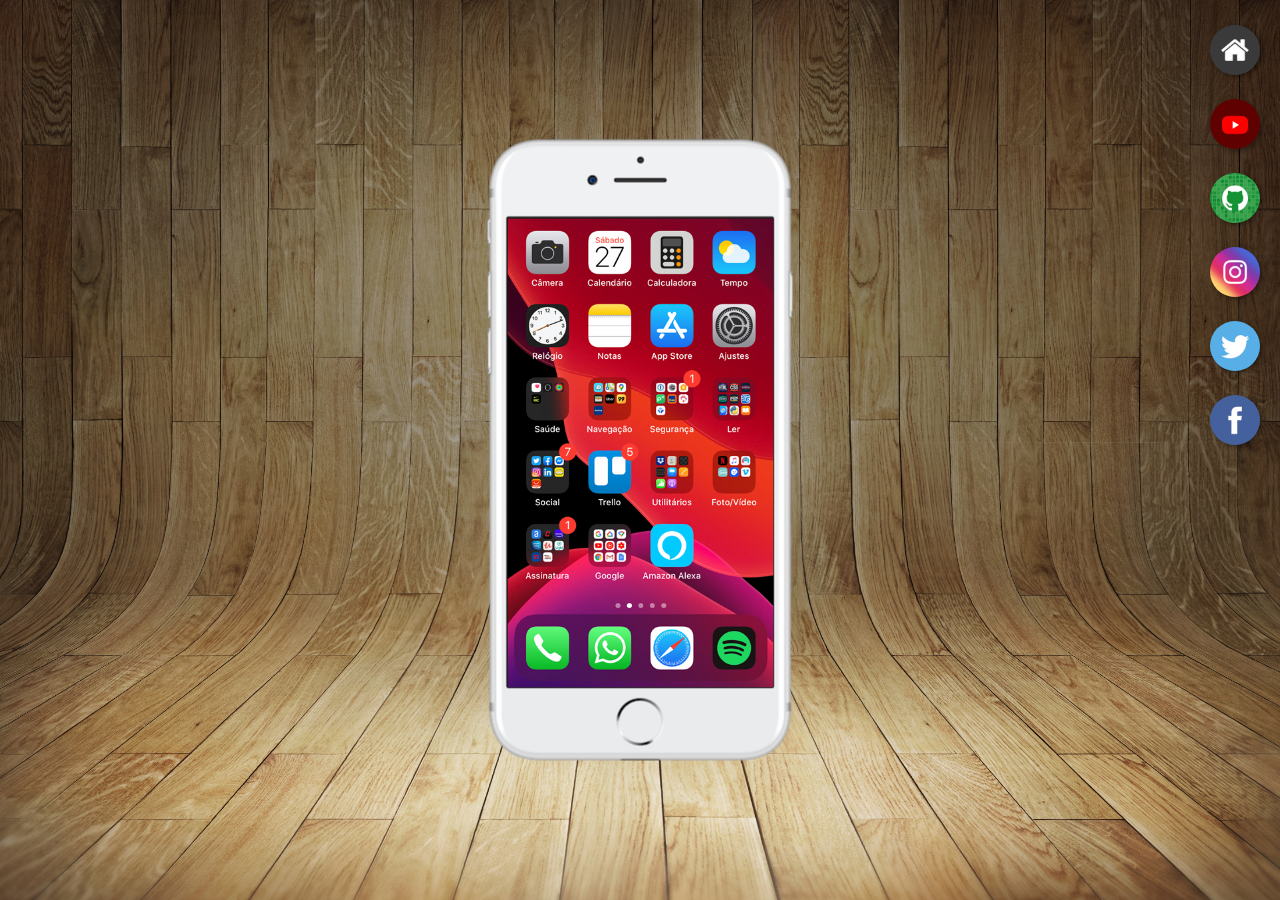
<file: index.html>
<!DOCTYPE html>
<html lang="pt-br">
<head>
    <meta charset="UTF-8">
    <meta name="viewport" content="width=device-width, initial-scale=1.0">
    <link rel="shortcut icon" href="favicon.ico" type="image/x-icon">
    <title>Projeto Redes Sociais</title>
    <link rel="stylesheet" href="estilos/style.css">
</head>
<body>
    <main>
        <section id="telefone">
            <iframe src="home.html" name="tela" id="tela" frameborder="0"></iframe>
        </section>
        <section id="redes-sociais">
            <a href="home.html" target="tela"><img src="imagens/logo-home.jpg" alt="Home"></a><br>
            <a href="youtube.html" target="tela"><img src="imagens/logo-youtube.jpg" alt="Youtube"></a><br>
            <a href="github.html" target="tela"><img src="imagens/logo-github.jpg" alt="Github"></a><br>
            <a href="intagram.html" target="tela"><img src="imagens/logo-instagram.jpg" alt="Instagram"></a><br>
            <a href="twitter.html" target="tela"><img src="imagens/logo-twitter.jpg" alt="Twitter"></a><br>
            <a href="facebook.html" target="tela"><img src="imagens/logo-facebook.jpg" alt="Facebook"></a>
        </section>
    </main>
</body>
</html>
</file>
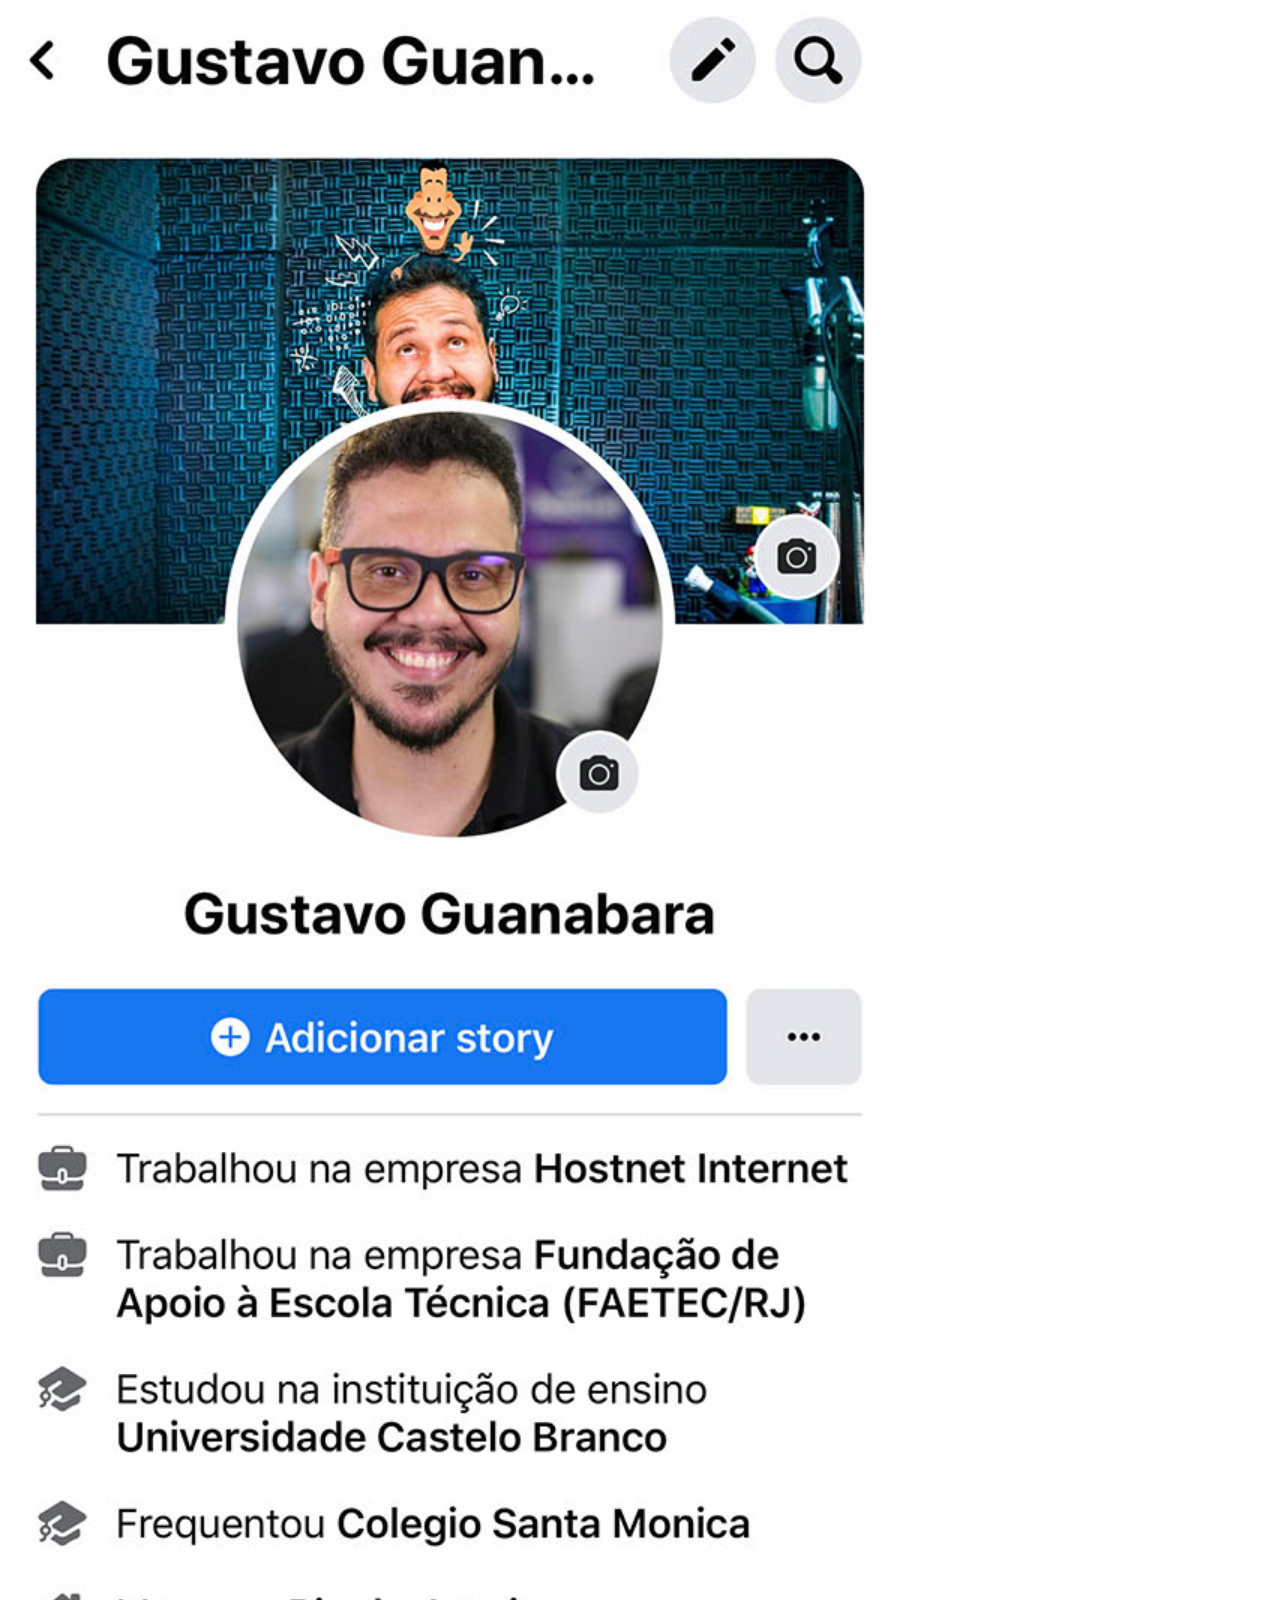
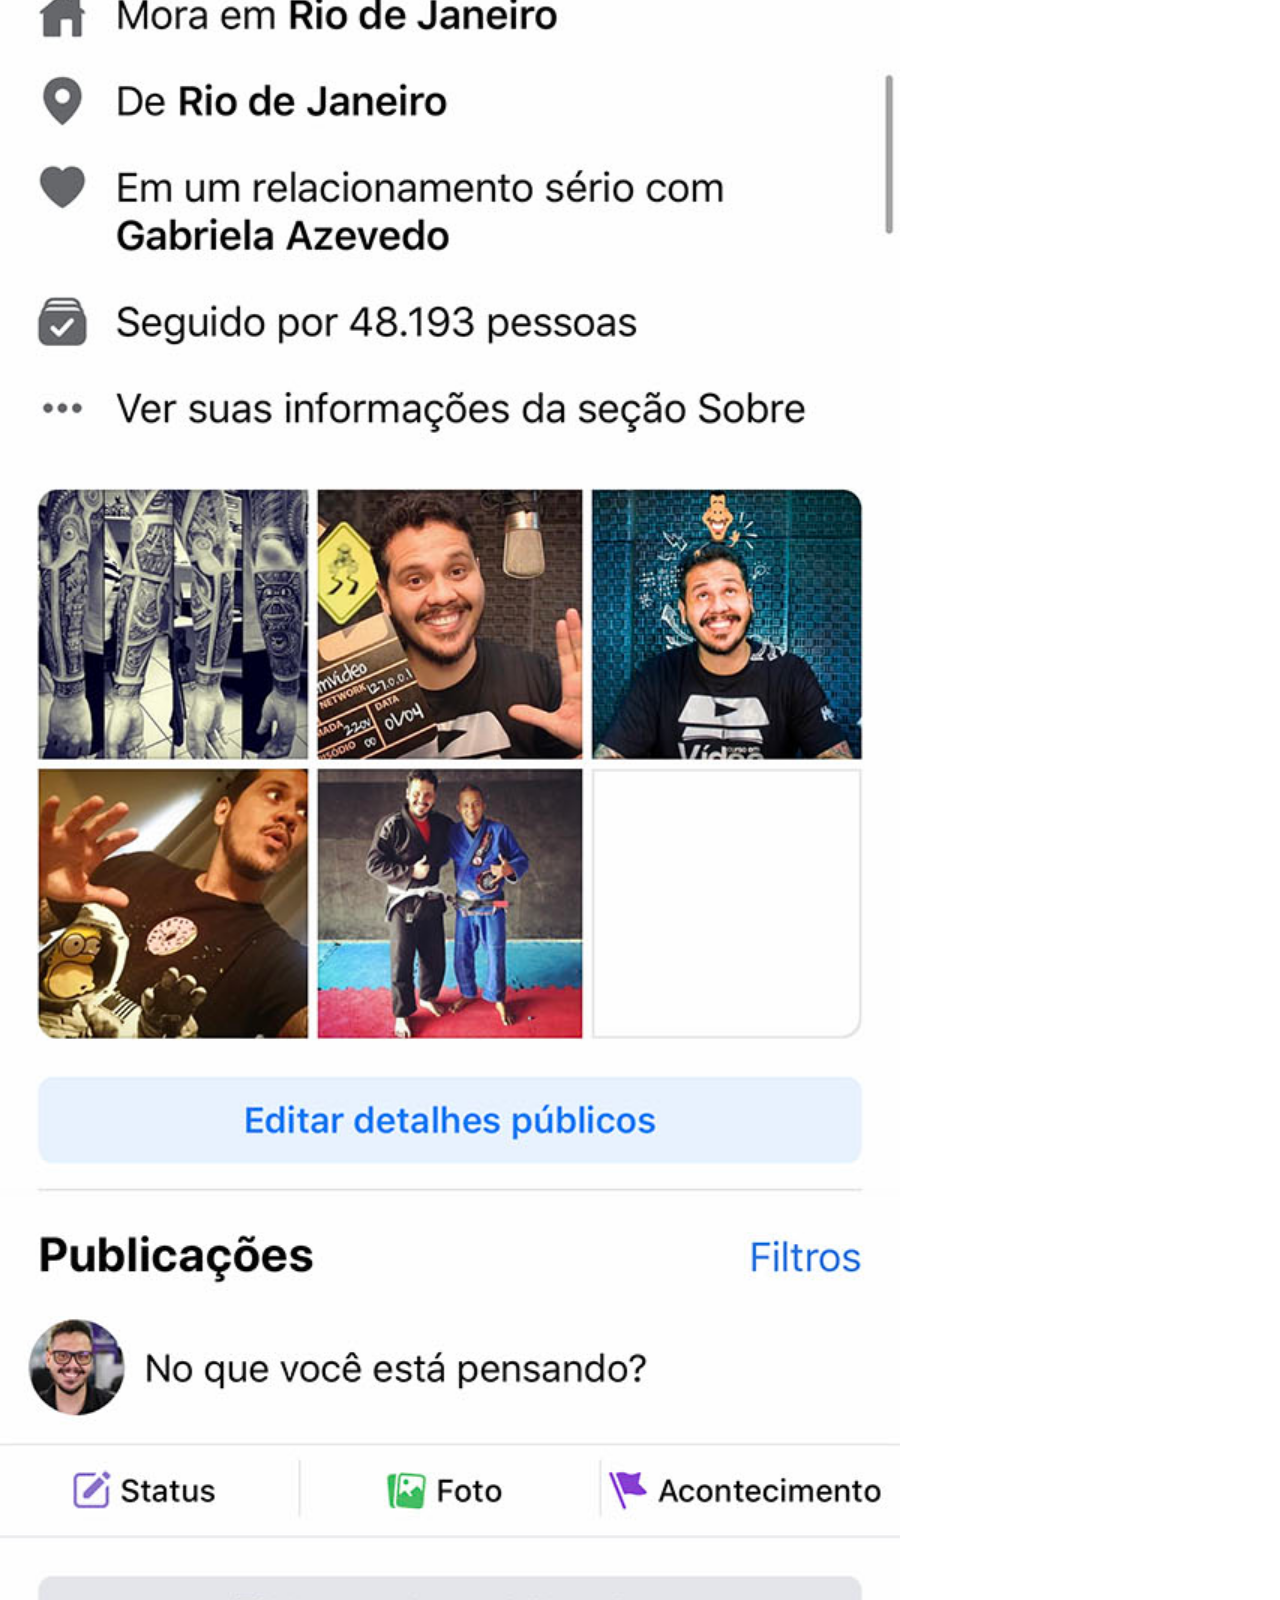
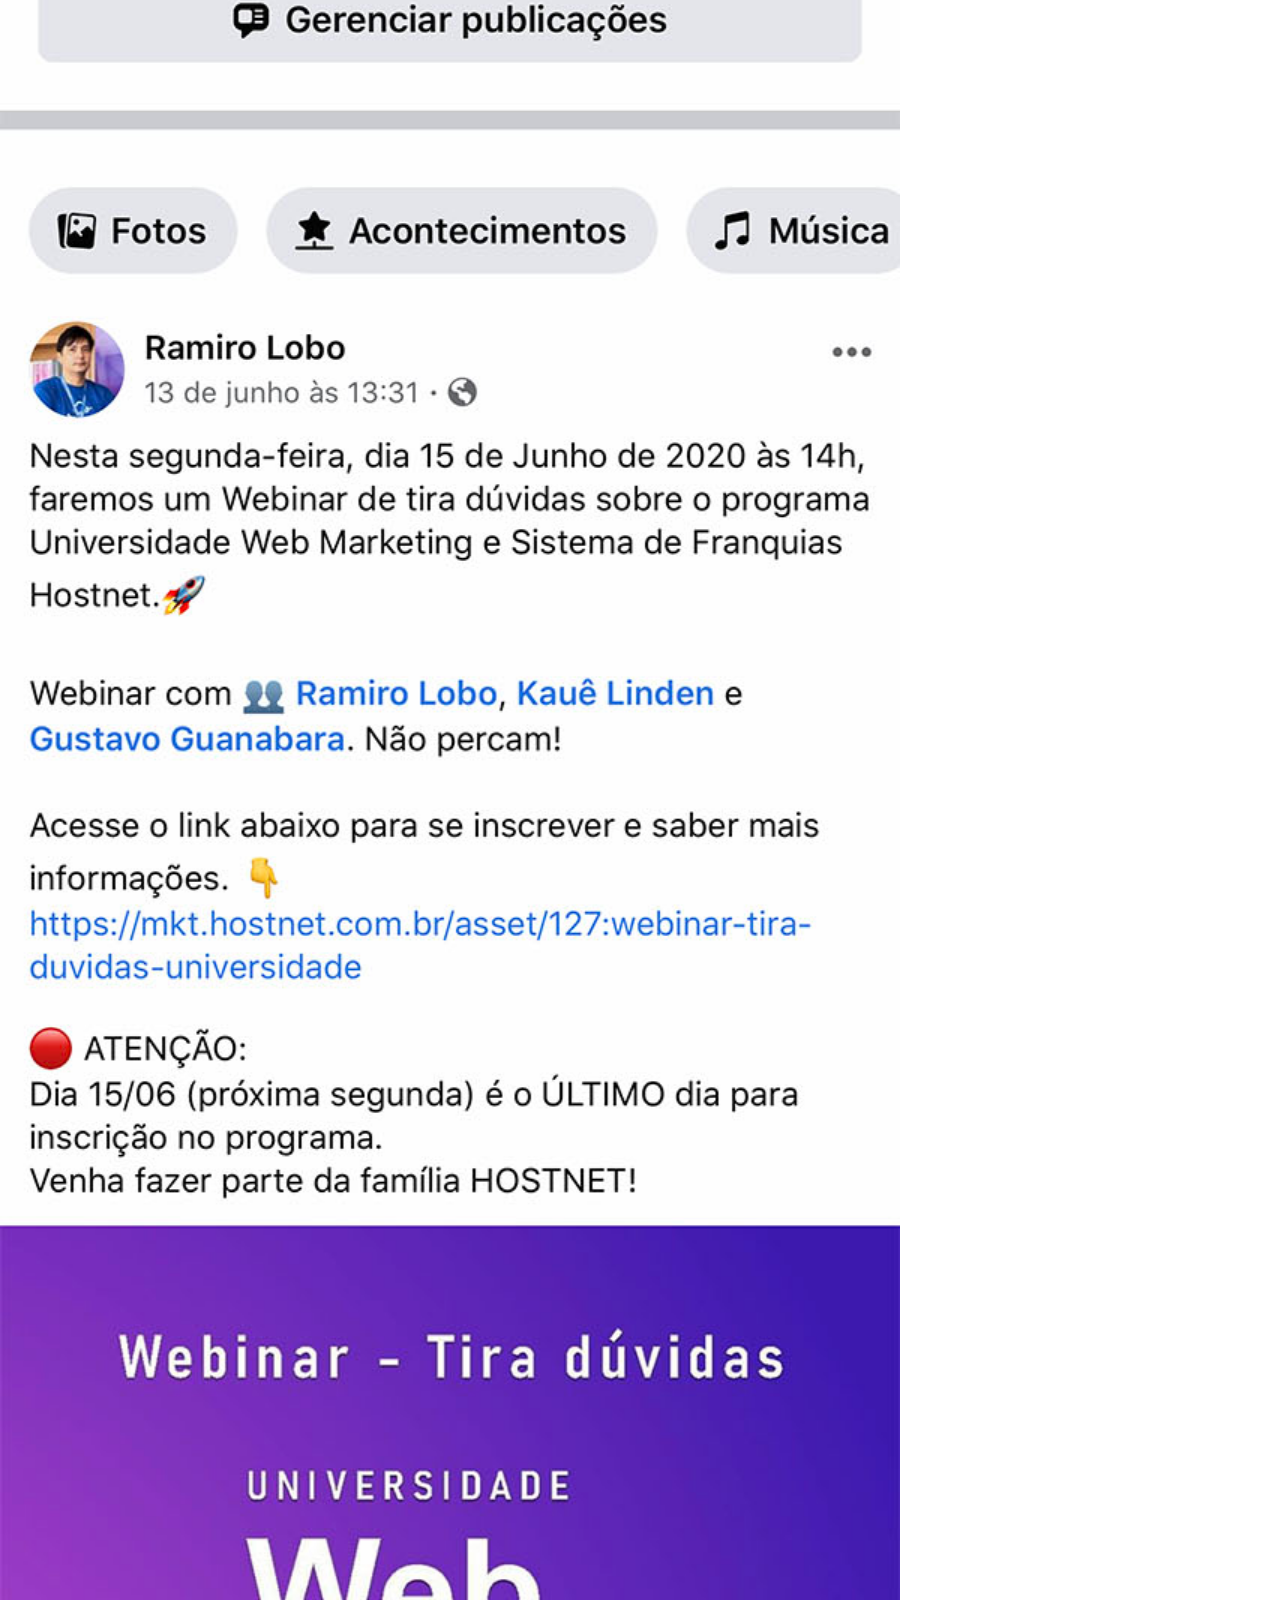
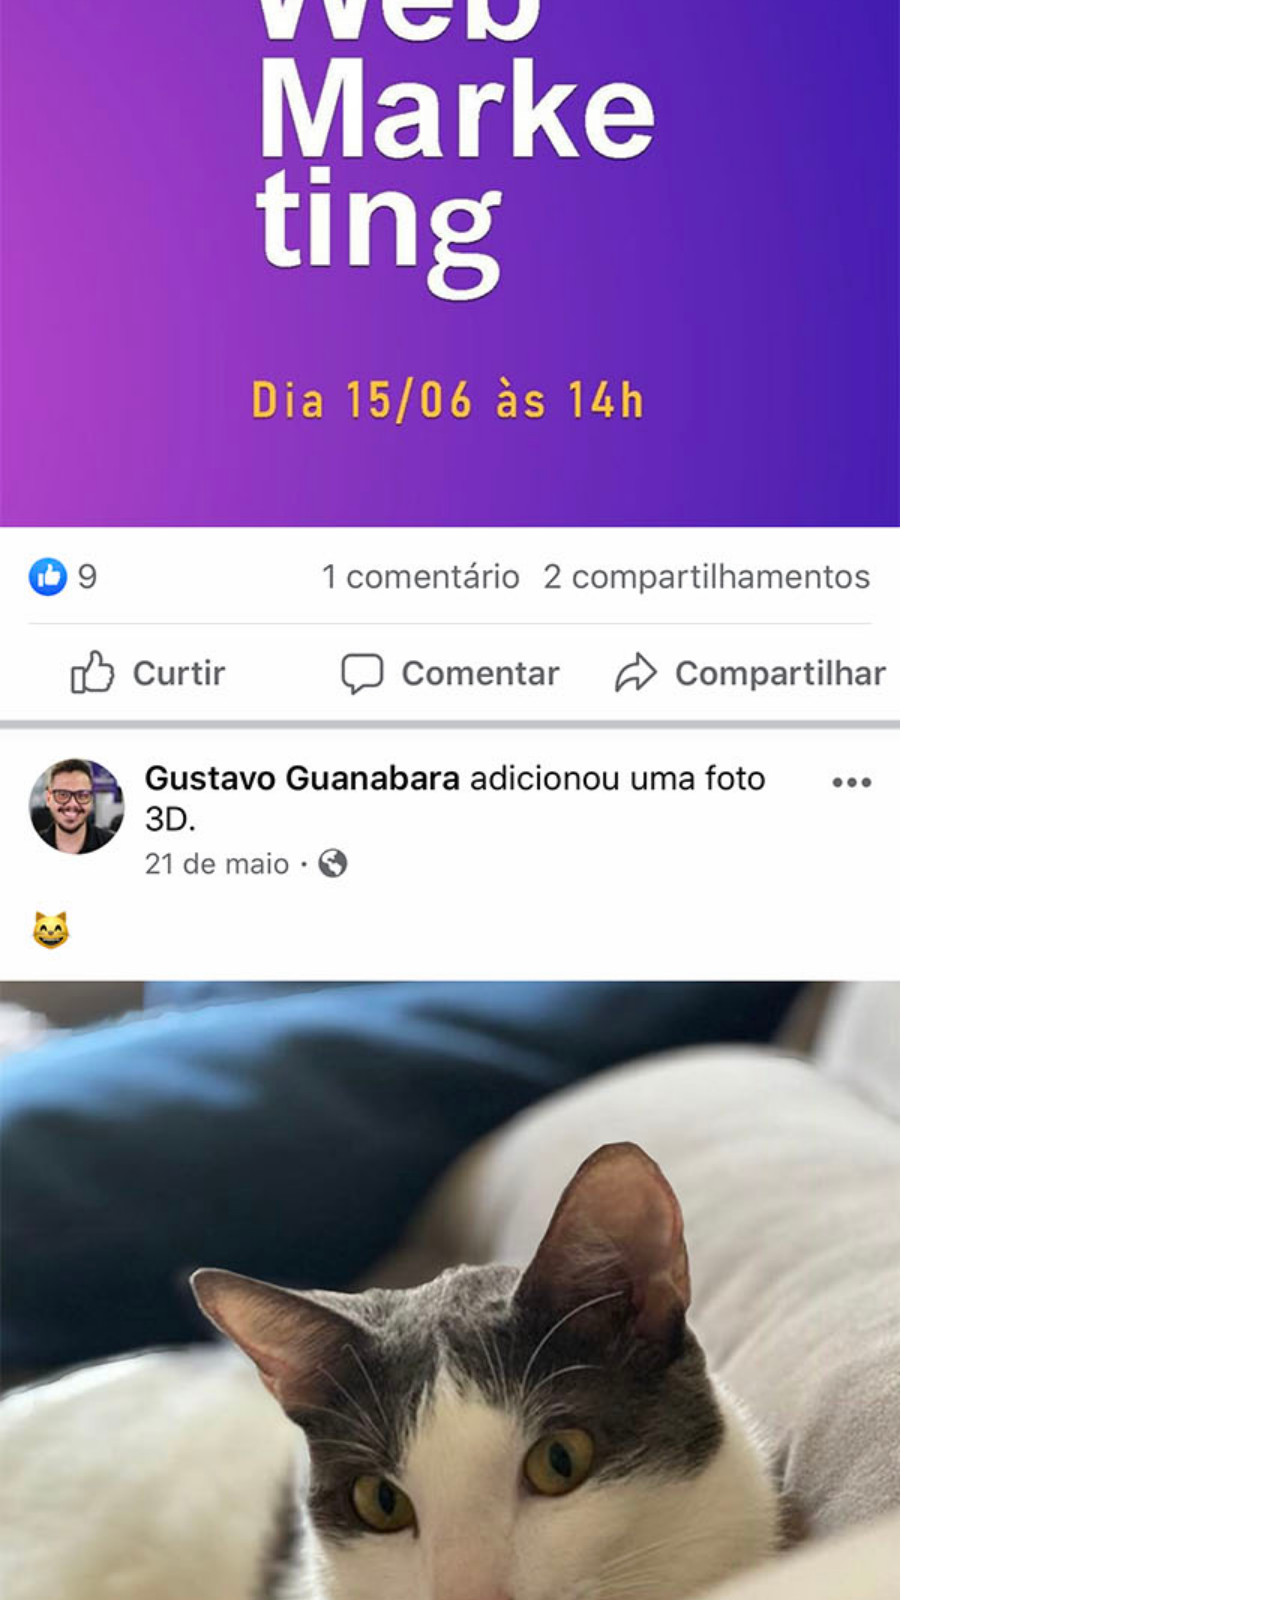
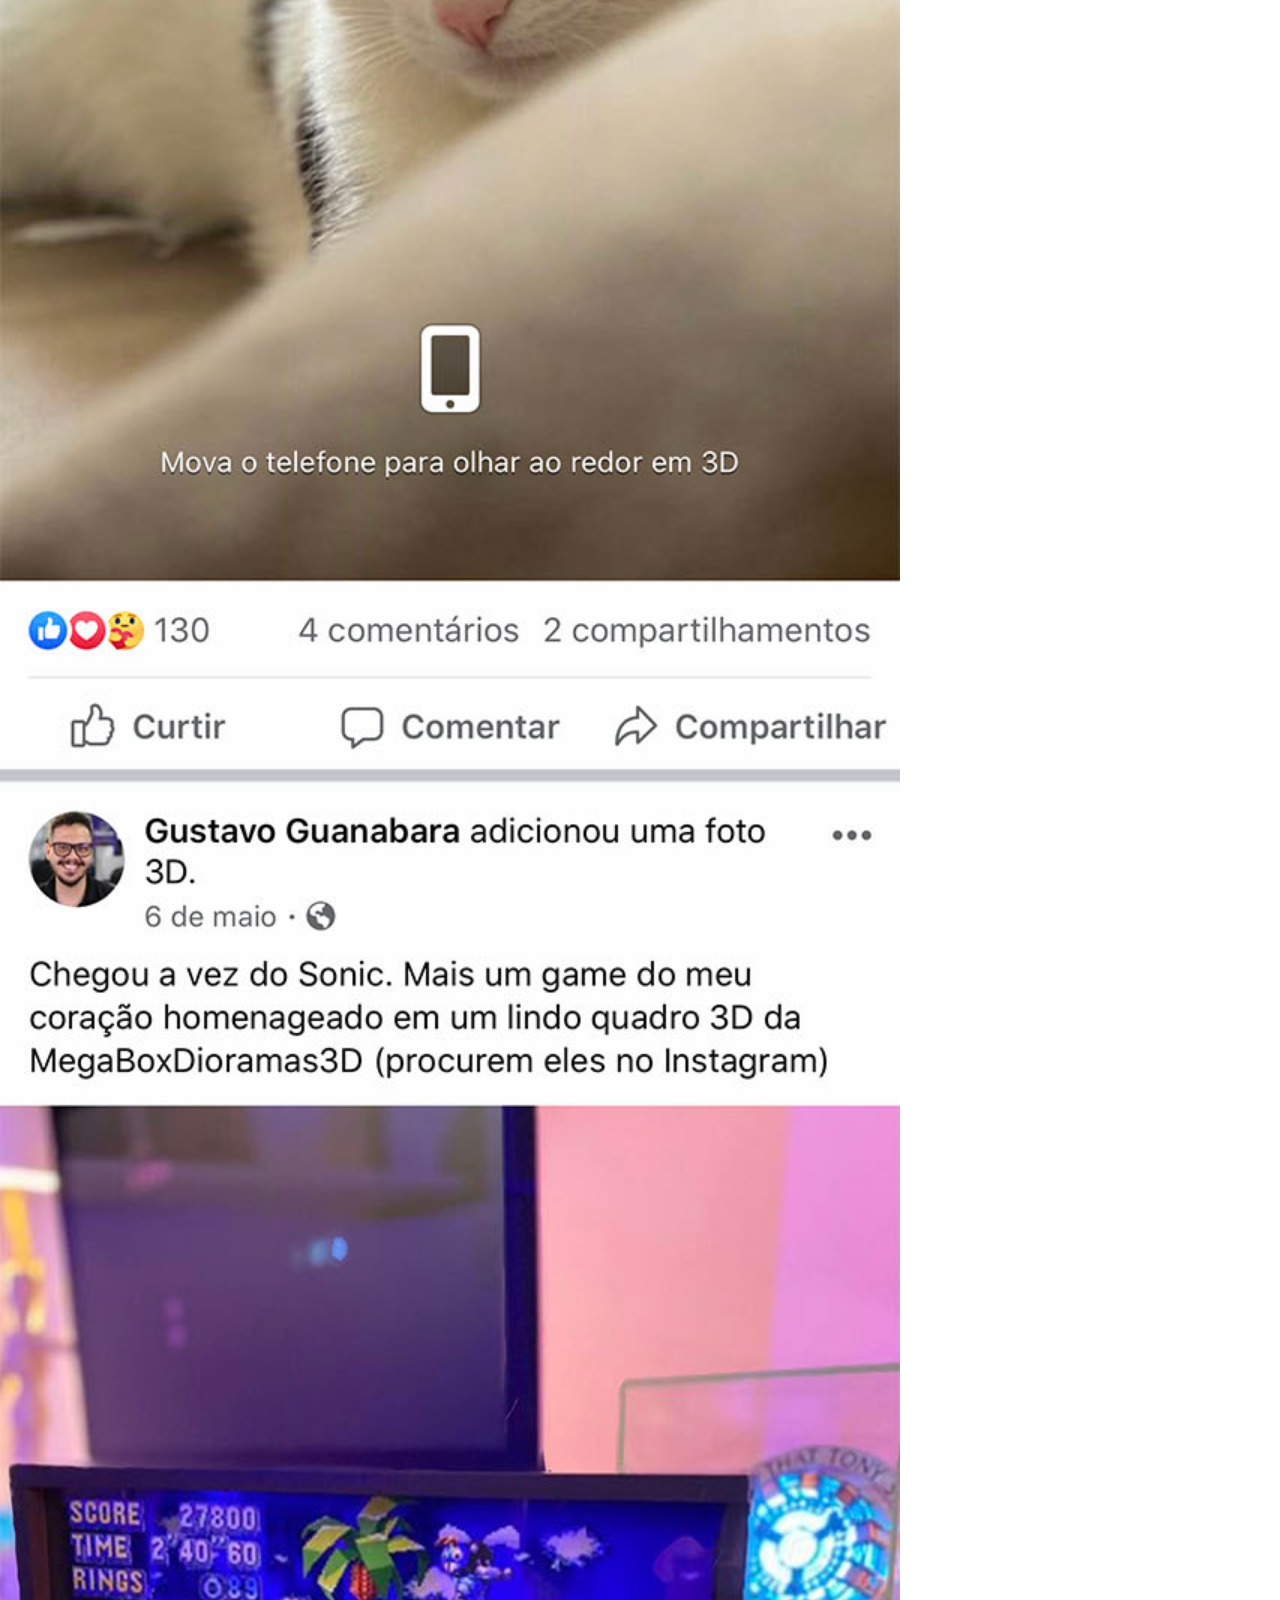
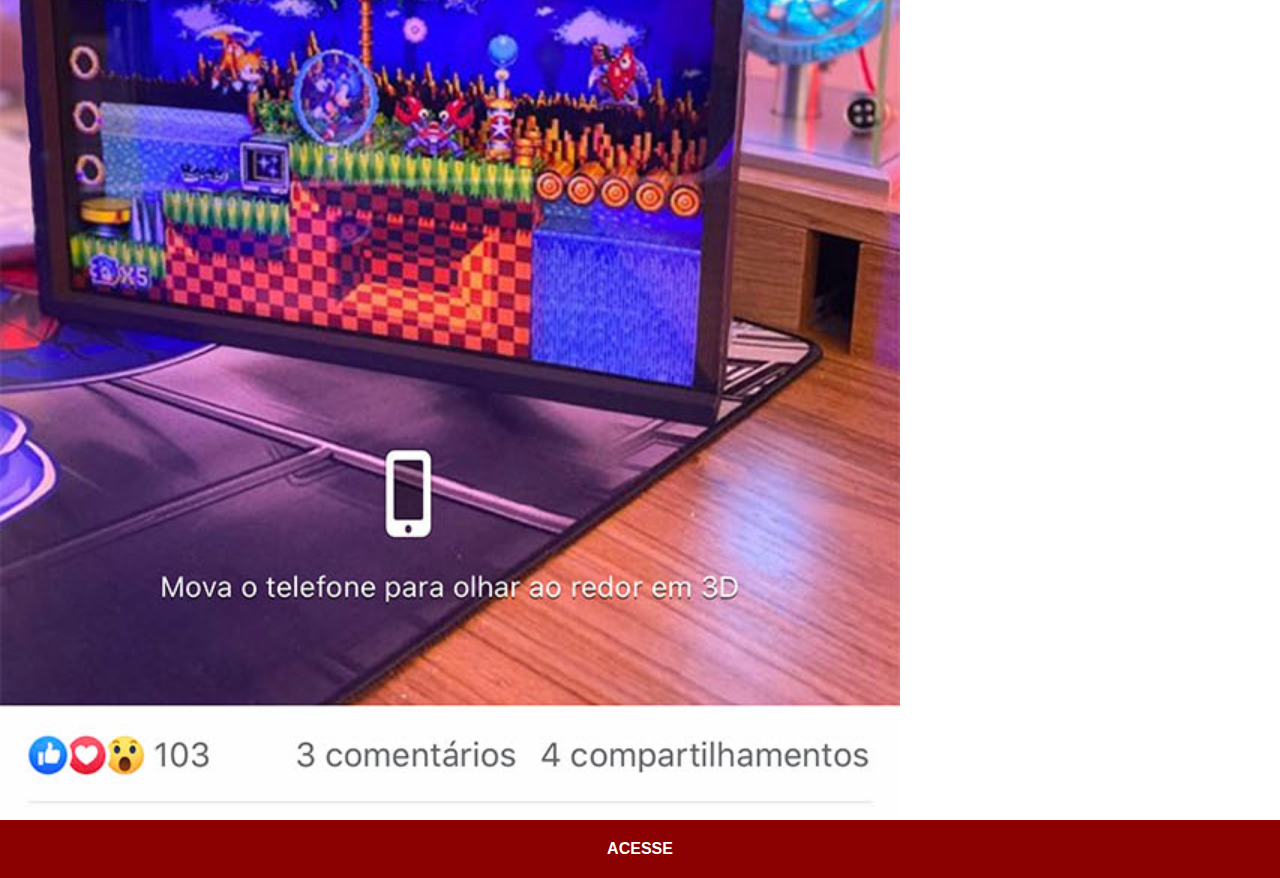
<file: facebook.html>
<!DOCTYPE html>
<html lang="pt-br">
<head>
    <meta charset="UTF-8">
    <meta name="viewport" content="width=device-width, initial-scale=1.0">
    <title>Facebook</title>
    <link rel="stylesheet" href="estilos/social.css">
</head>
<body>
    <img src="imagens/tela-facebook.jpg" alt="Facebook">
    <a href="https://www.facebook.com/CursosEmVideo/" target="_blank">ACESSE</a>
</body>
</html>
</file>
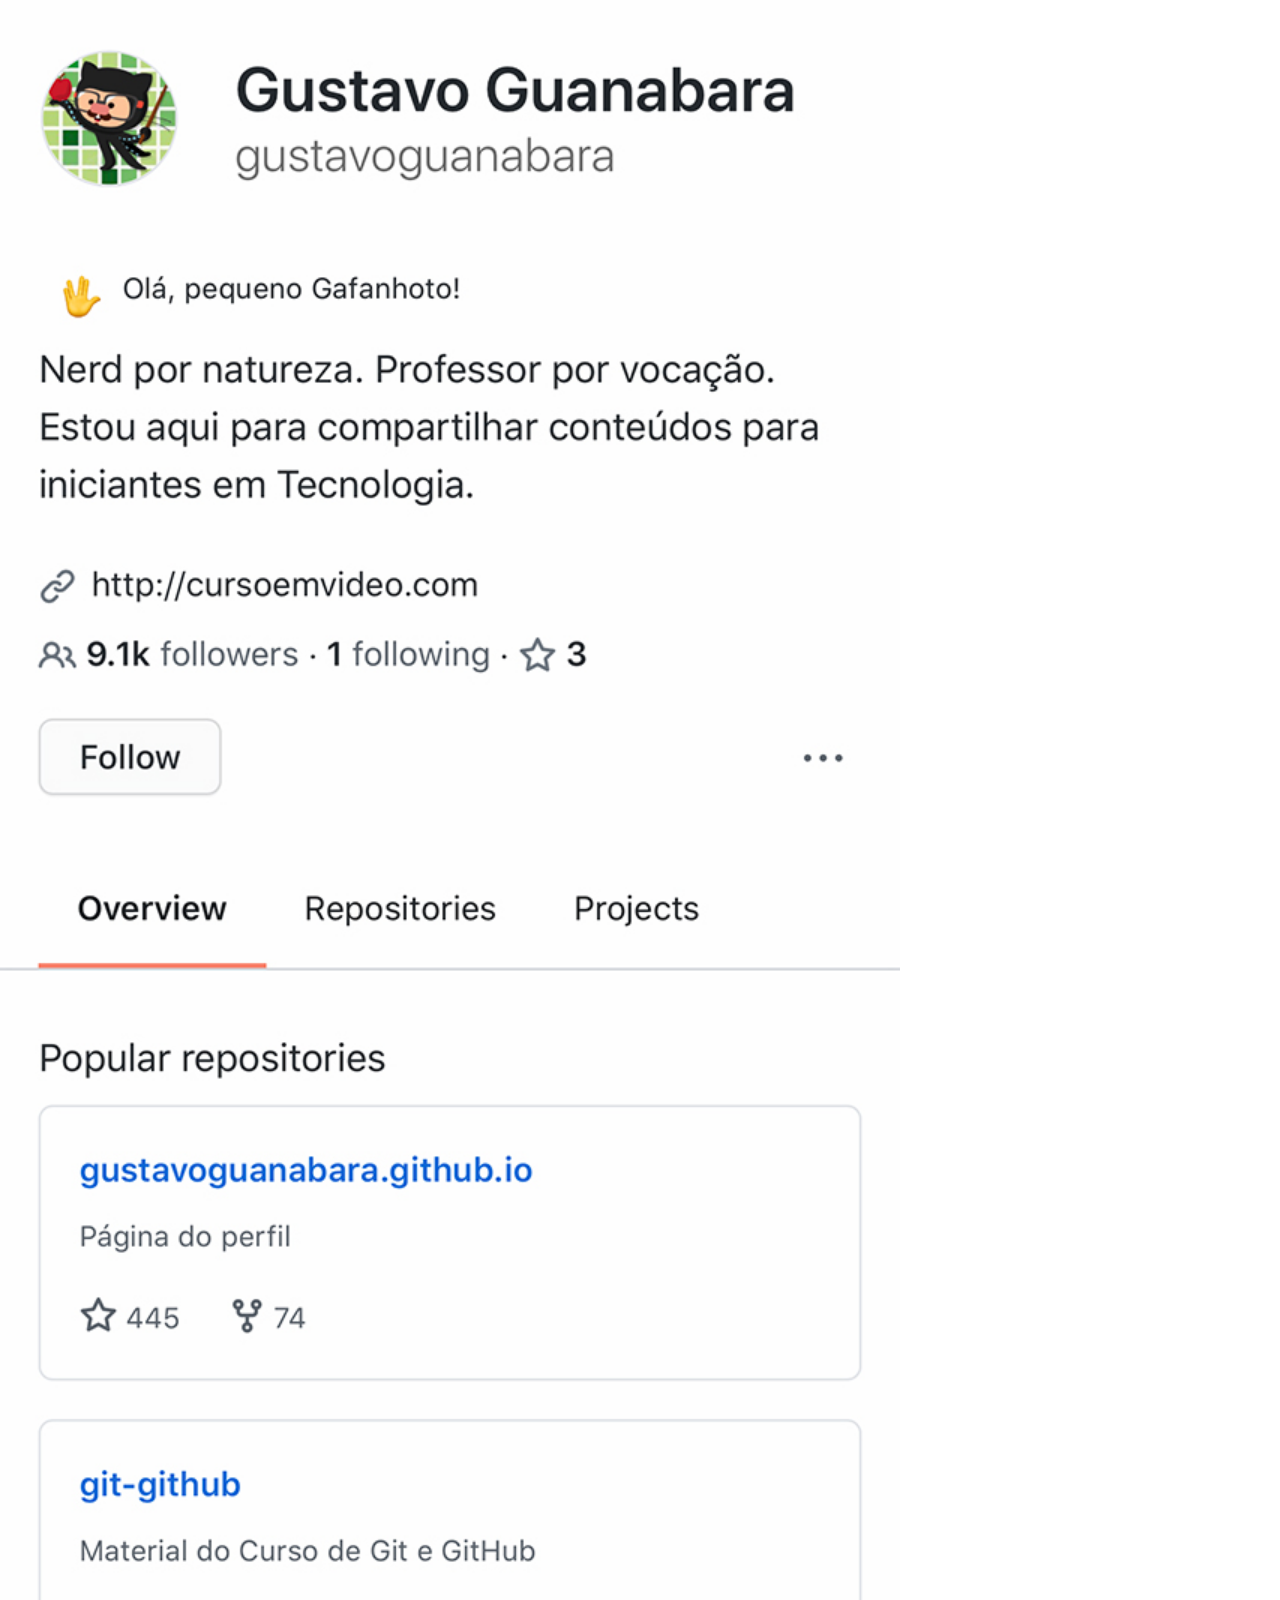
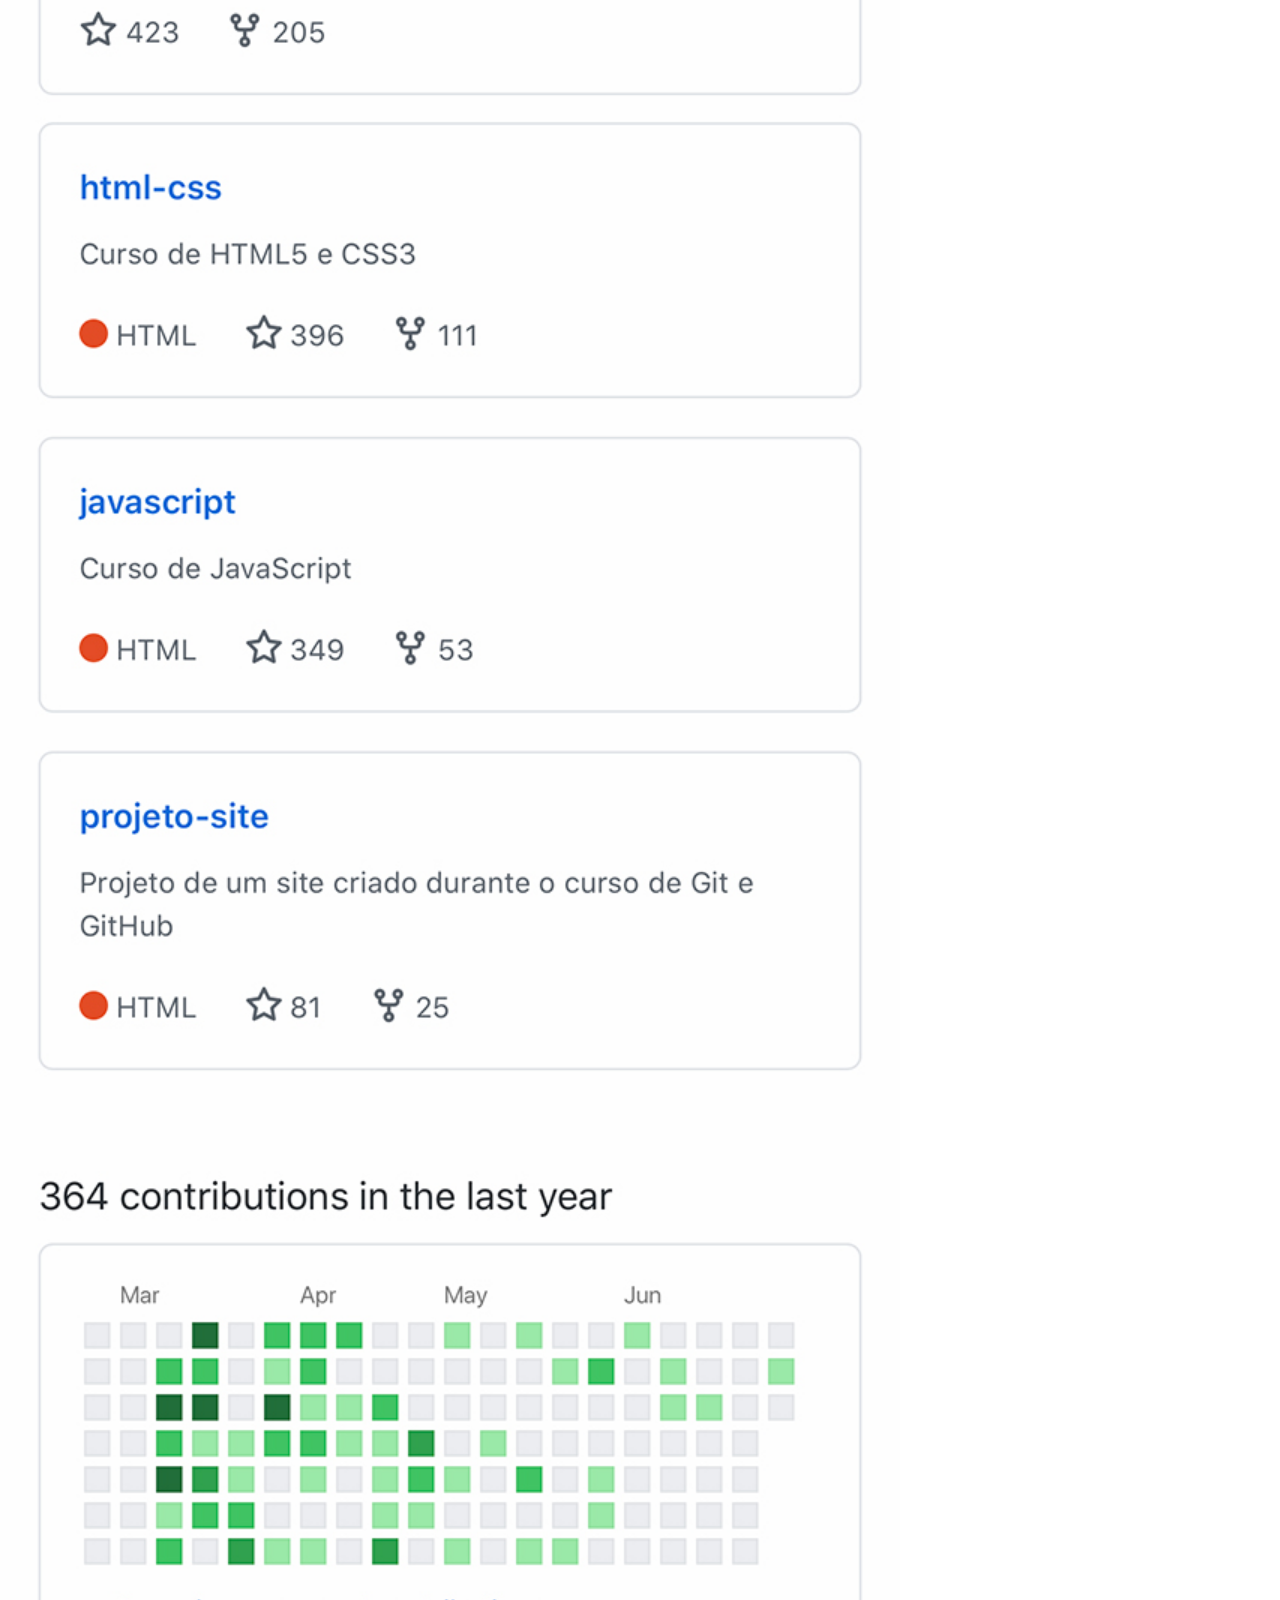
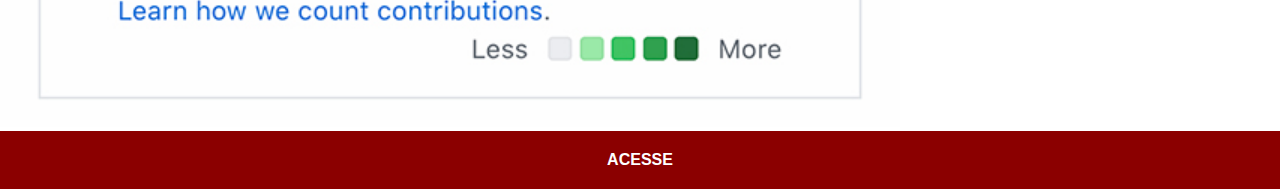
<file: github.html>
<!DOCTYPE html>
<html lang="pt-br">
<head>
    <meta charset="UTF-8">
    <meta name="viewport" content="width=device-width, initial-scale=1.0">
    <title>Github</title>
    <link rel="stylesheet" href="estilos/social.css">
</head>
<body>
    <img src="imagens/tela-github.jpg" alt="Github">
    <a href="https://github.com/gustavoguanabara" target="_blank">ACESSE</a>
</body>
</html>
</file>
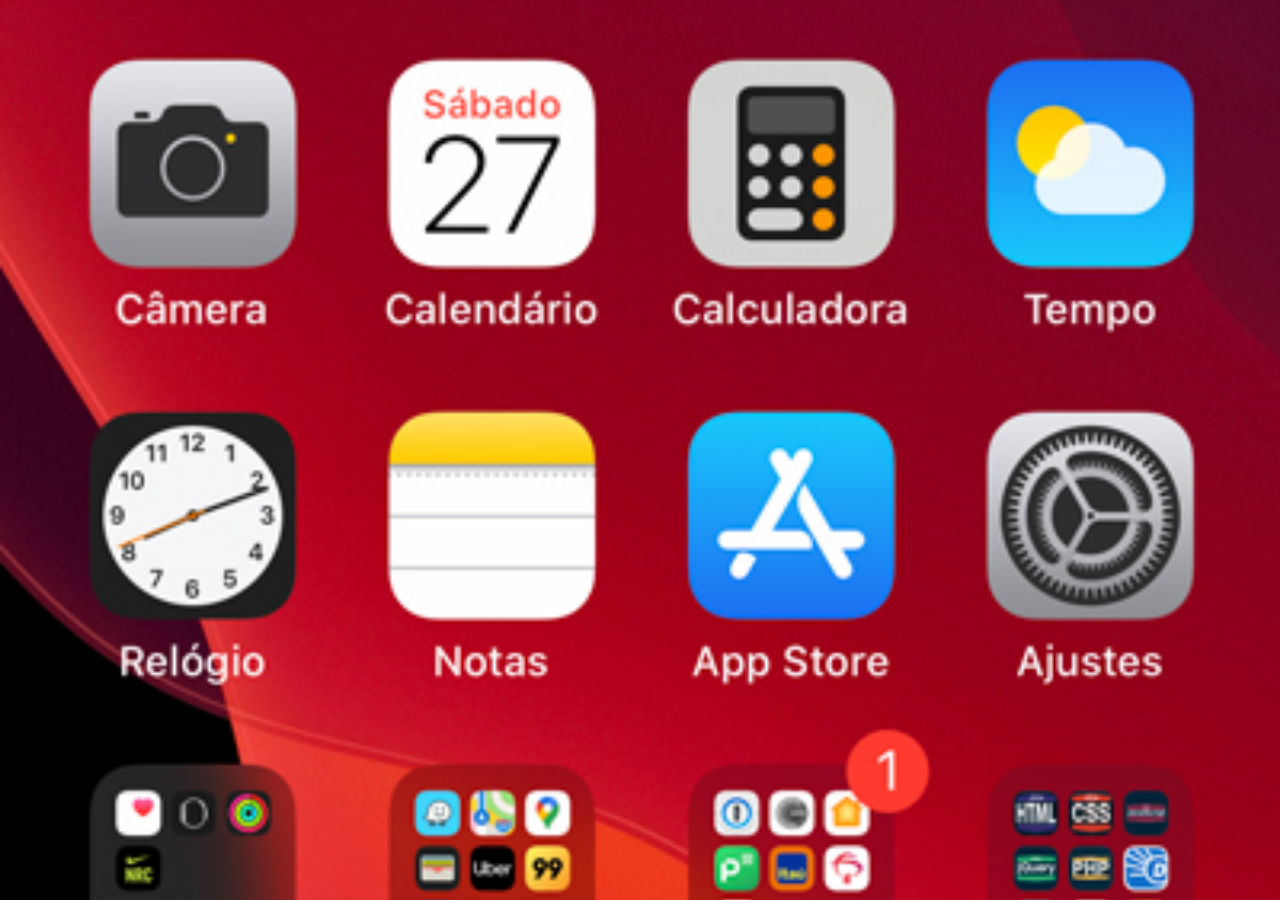
<file: home.html>
<!DOCTYPE html>
<html lang="pt-br">
<head>
    <meta charset="UTF-8">
    <meta name="viewport" content="width=device-width, initial-scale=1.0">
    <title>Document</title>
    
</head>
<style>
    *{
        margin: 0px;
        padding: 0px;
    }
    body{
        width: 100vw;
        height: 100vh;
        background: black url('imagens/tela-home.jpg') no-repeat top center;
        background-size: cover;
    }
</style>
<body>
    
</body>
</html>
</file>
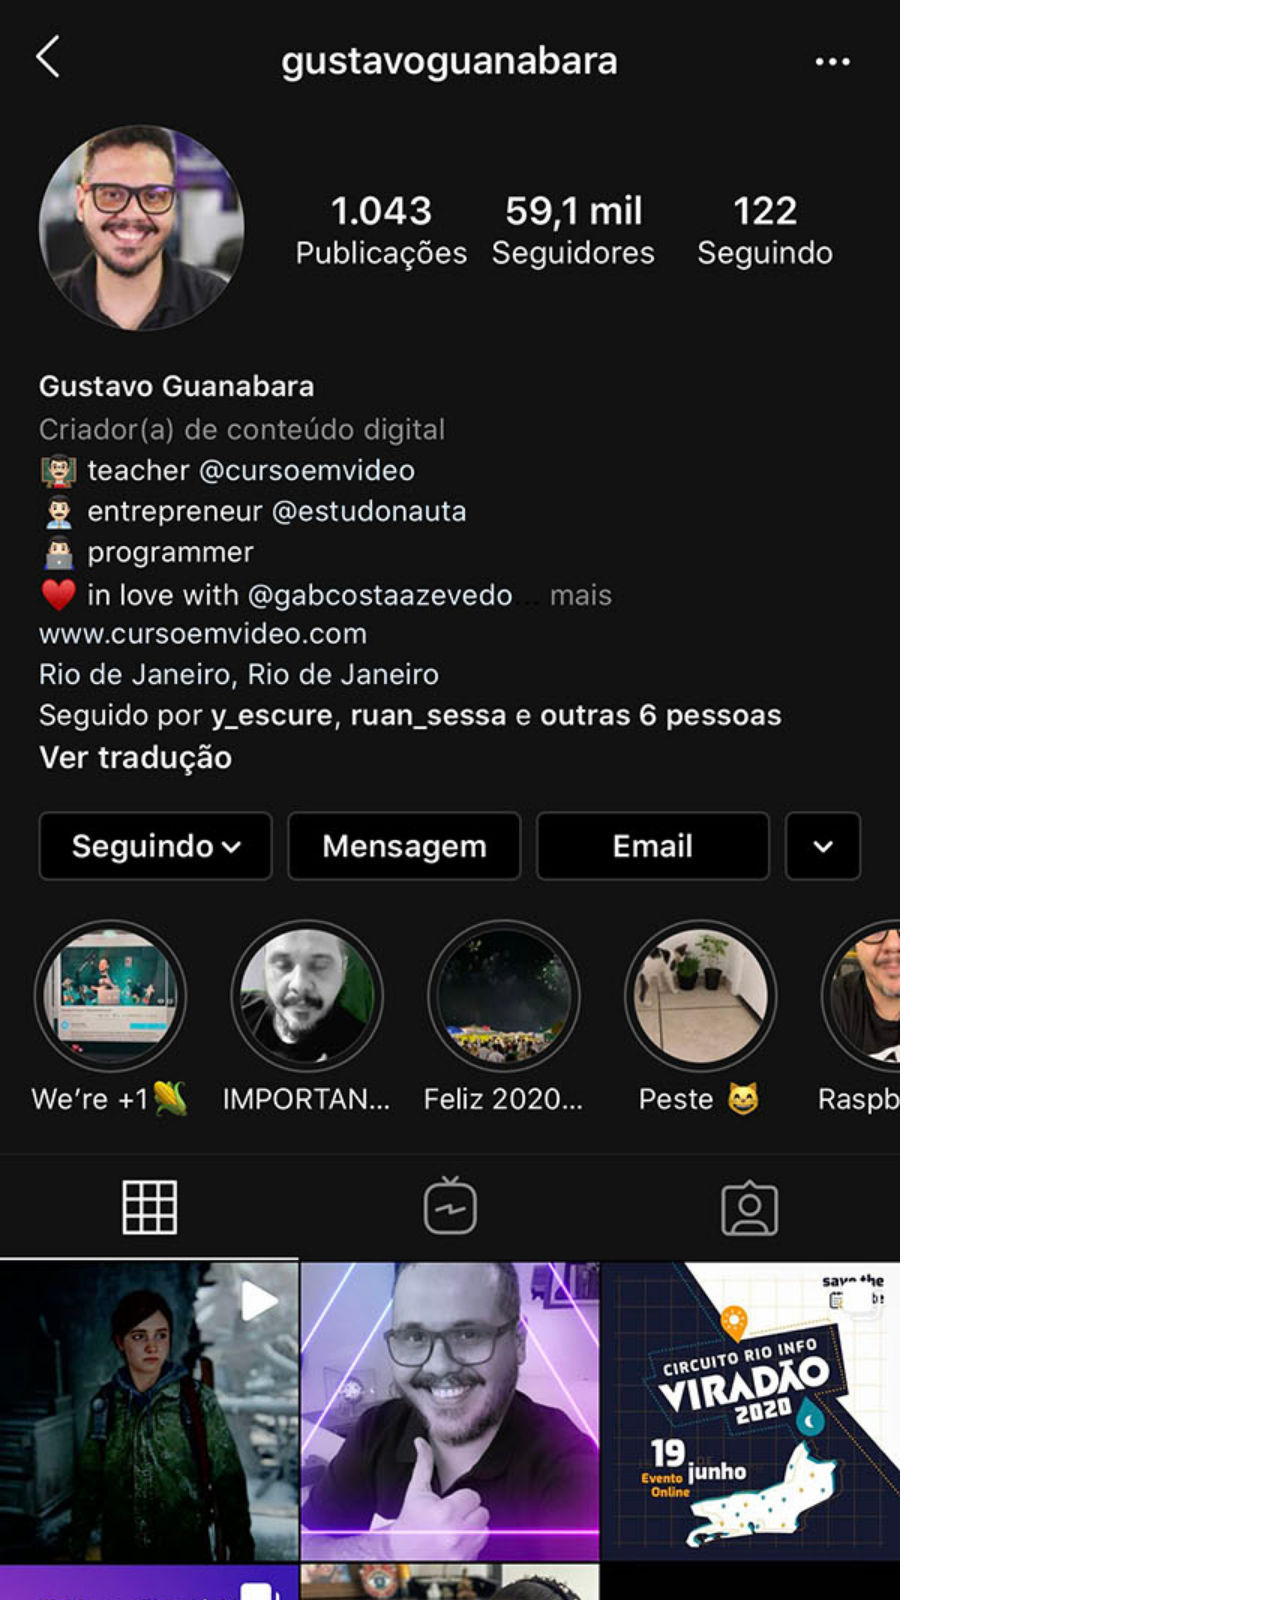
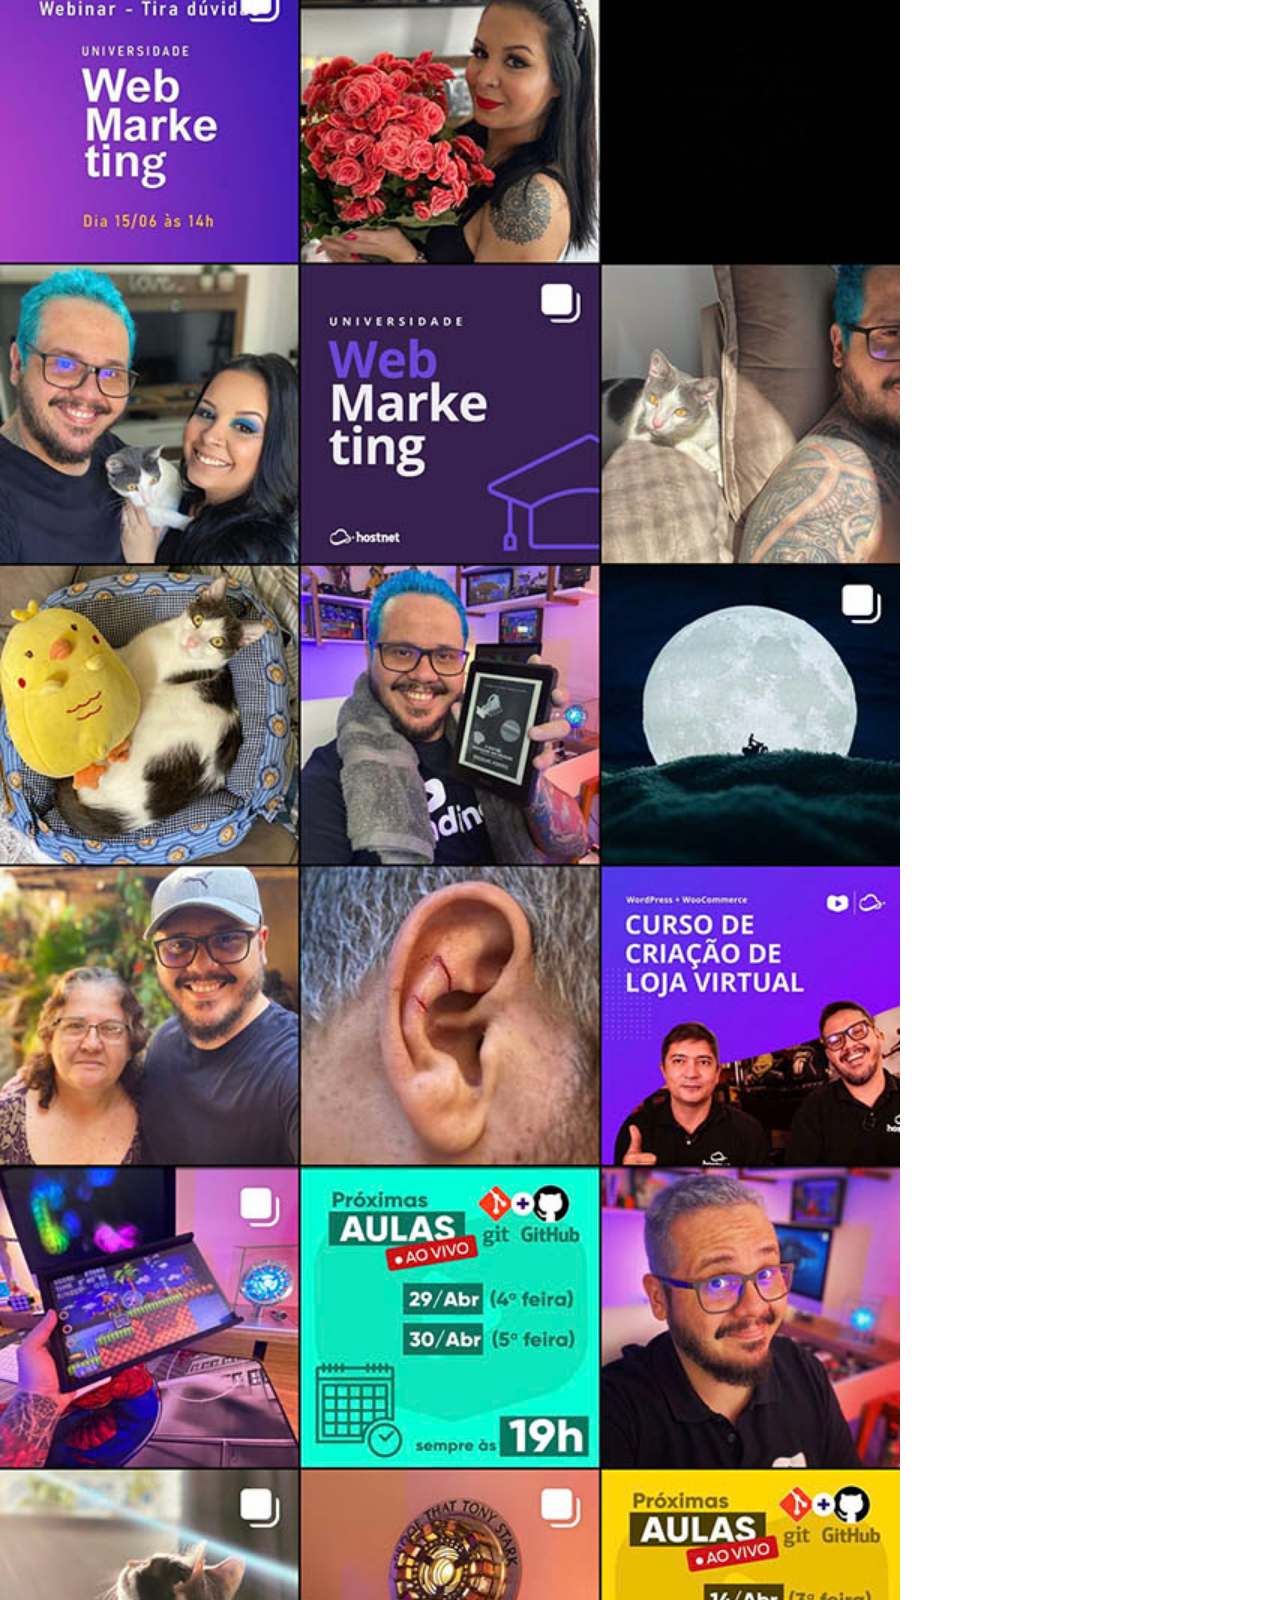
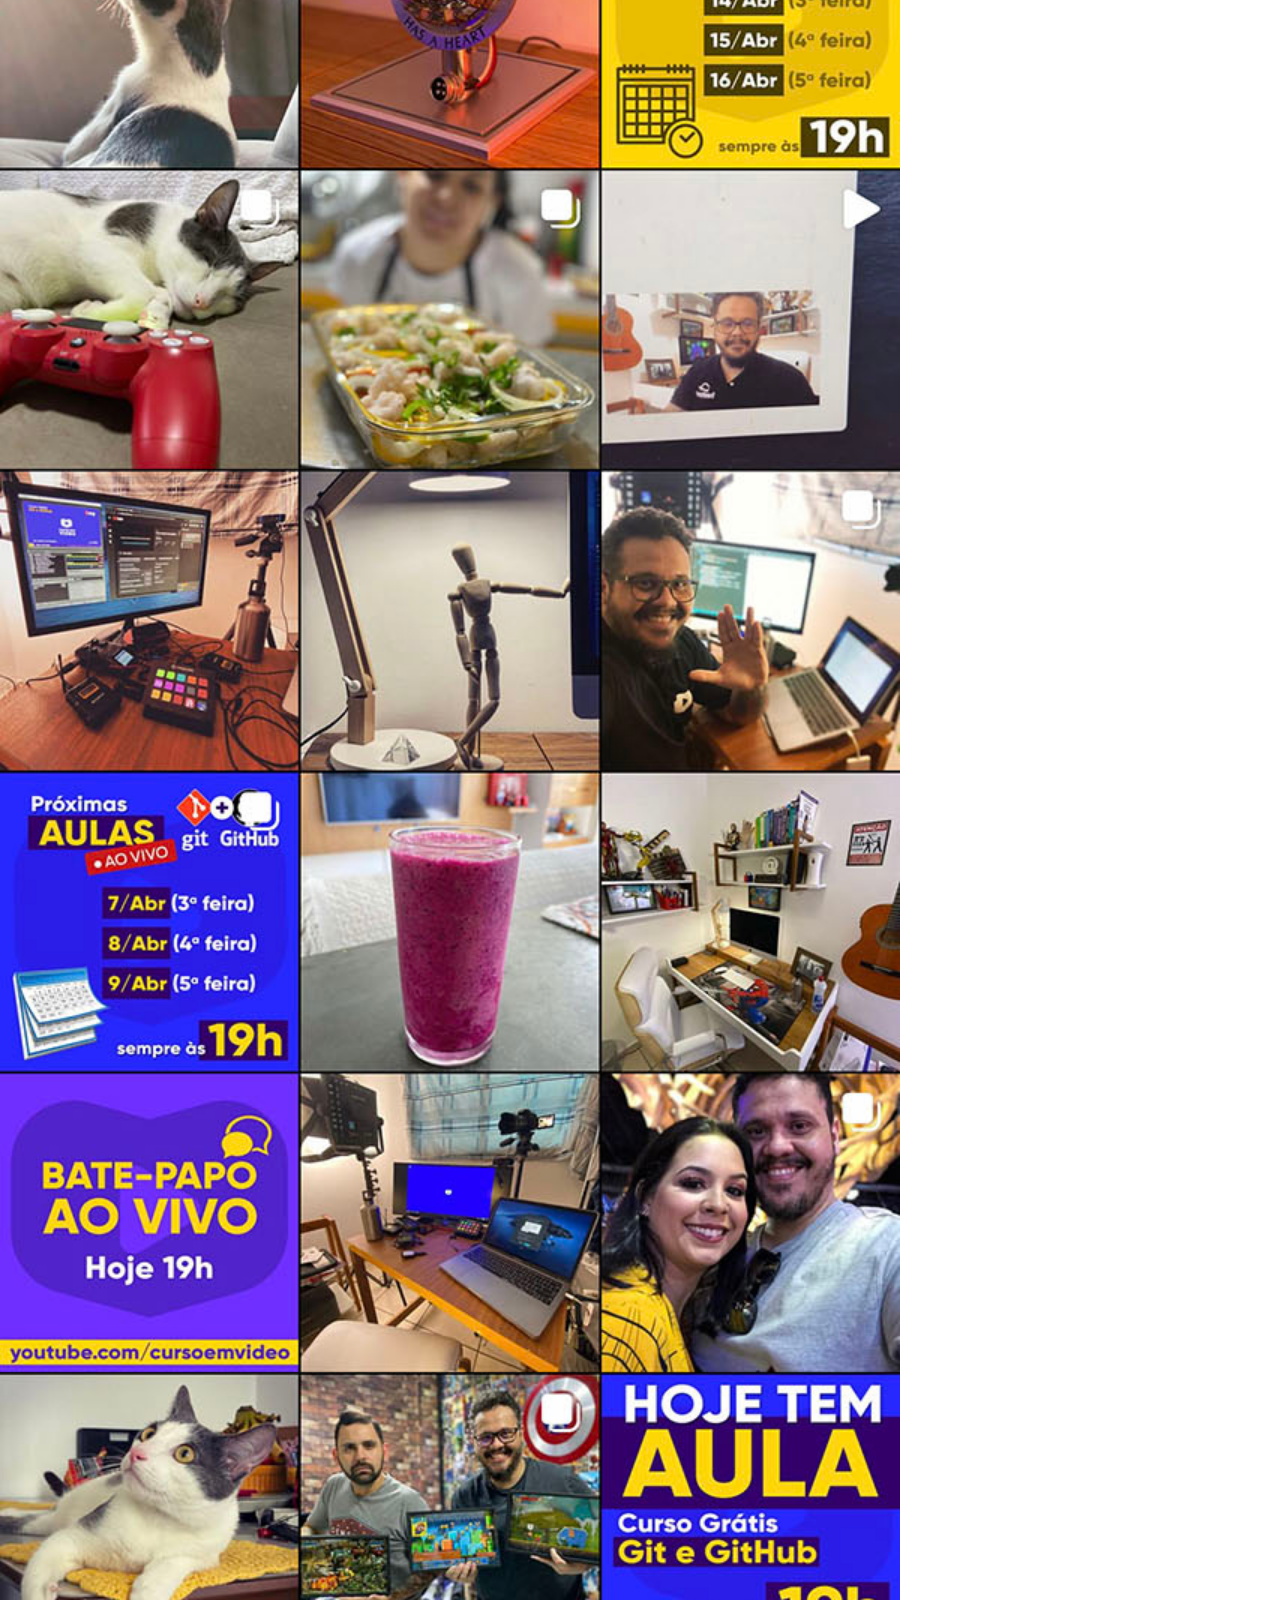
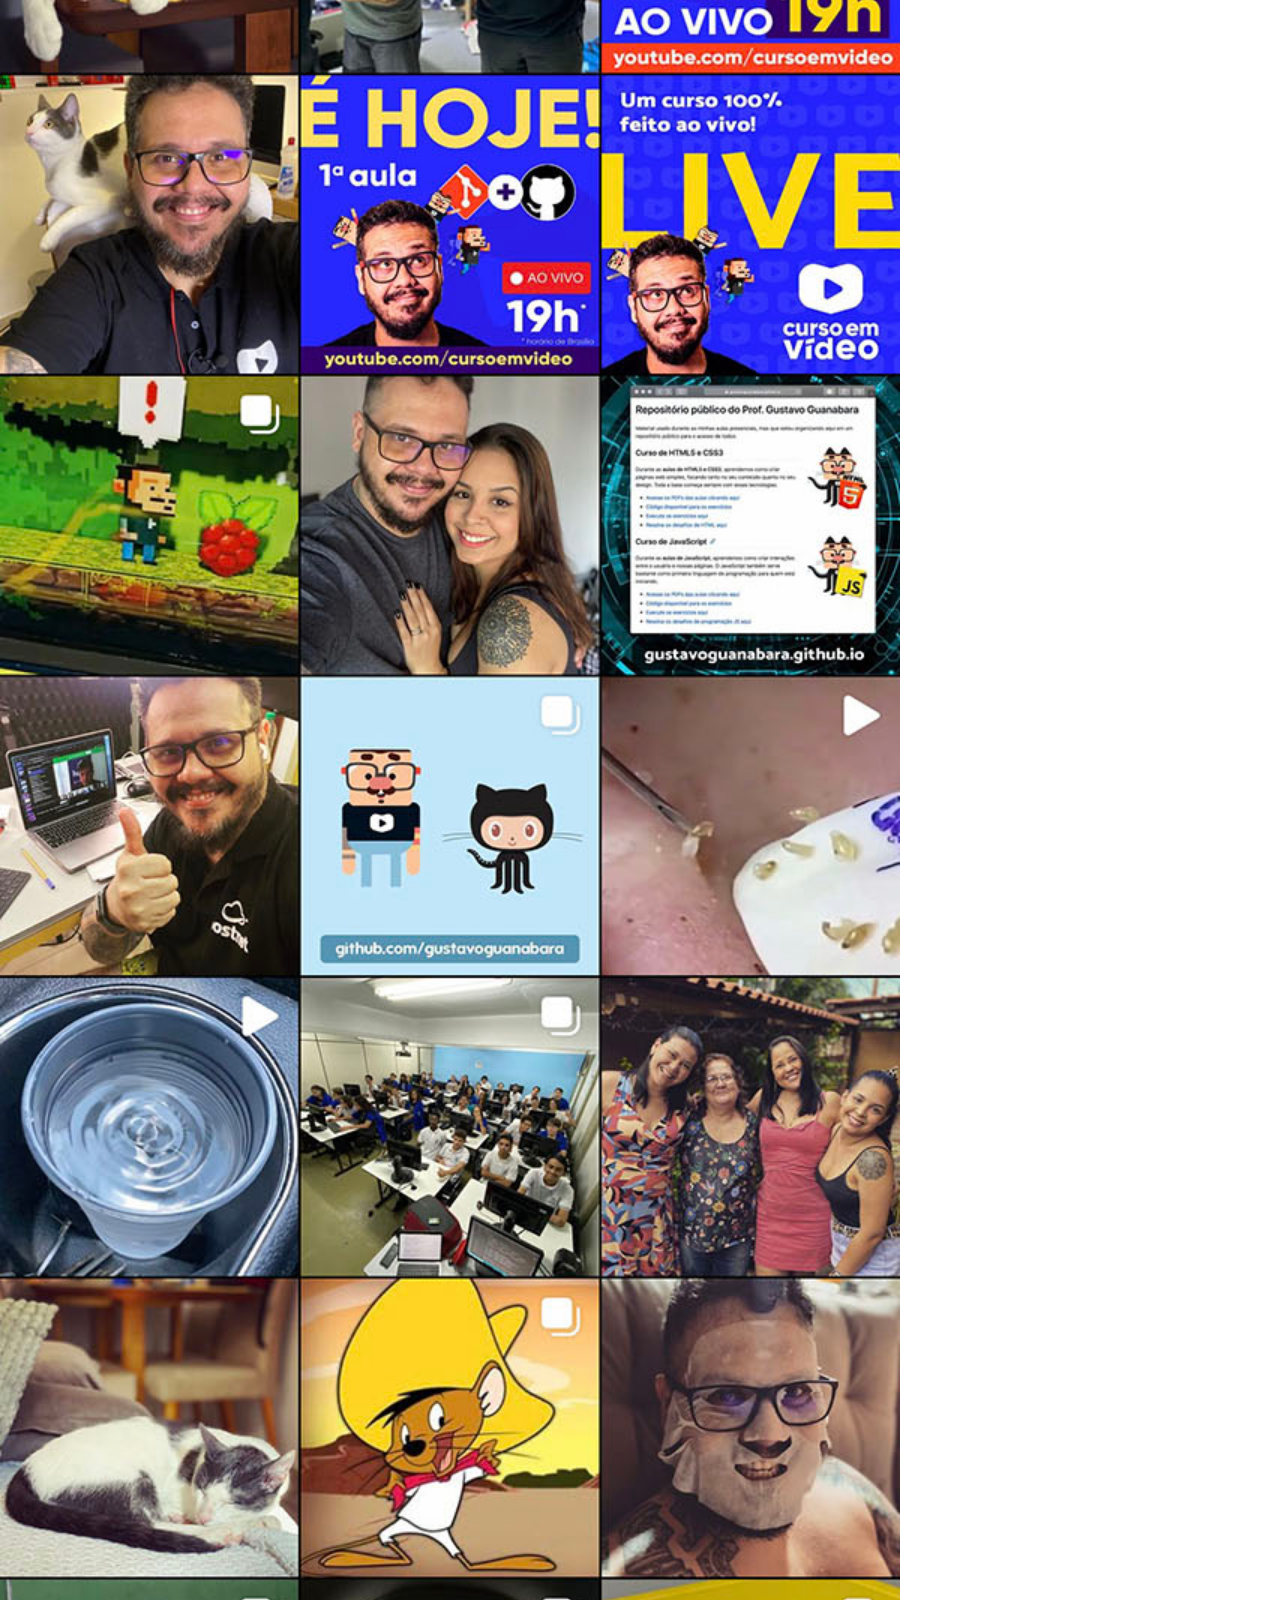
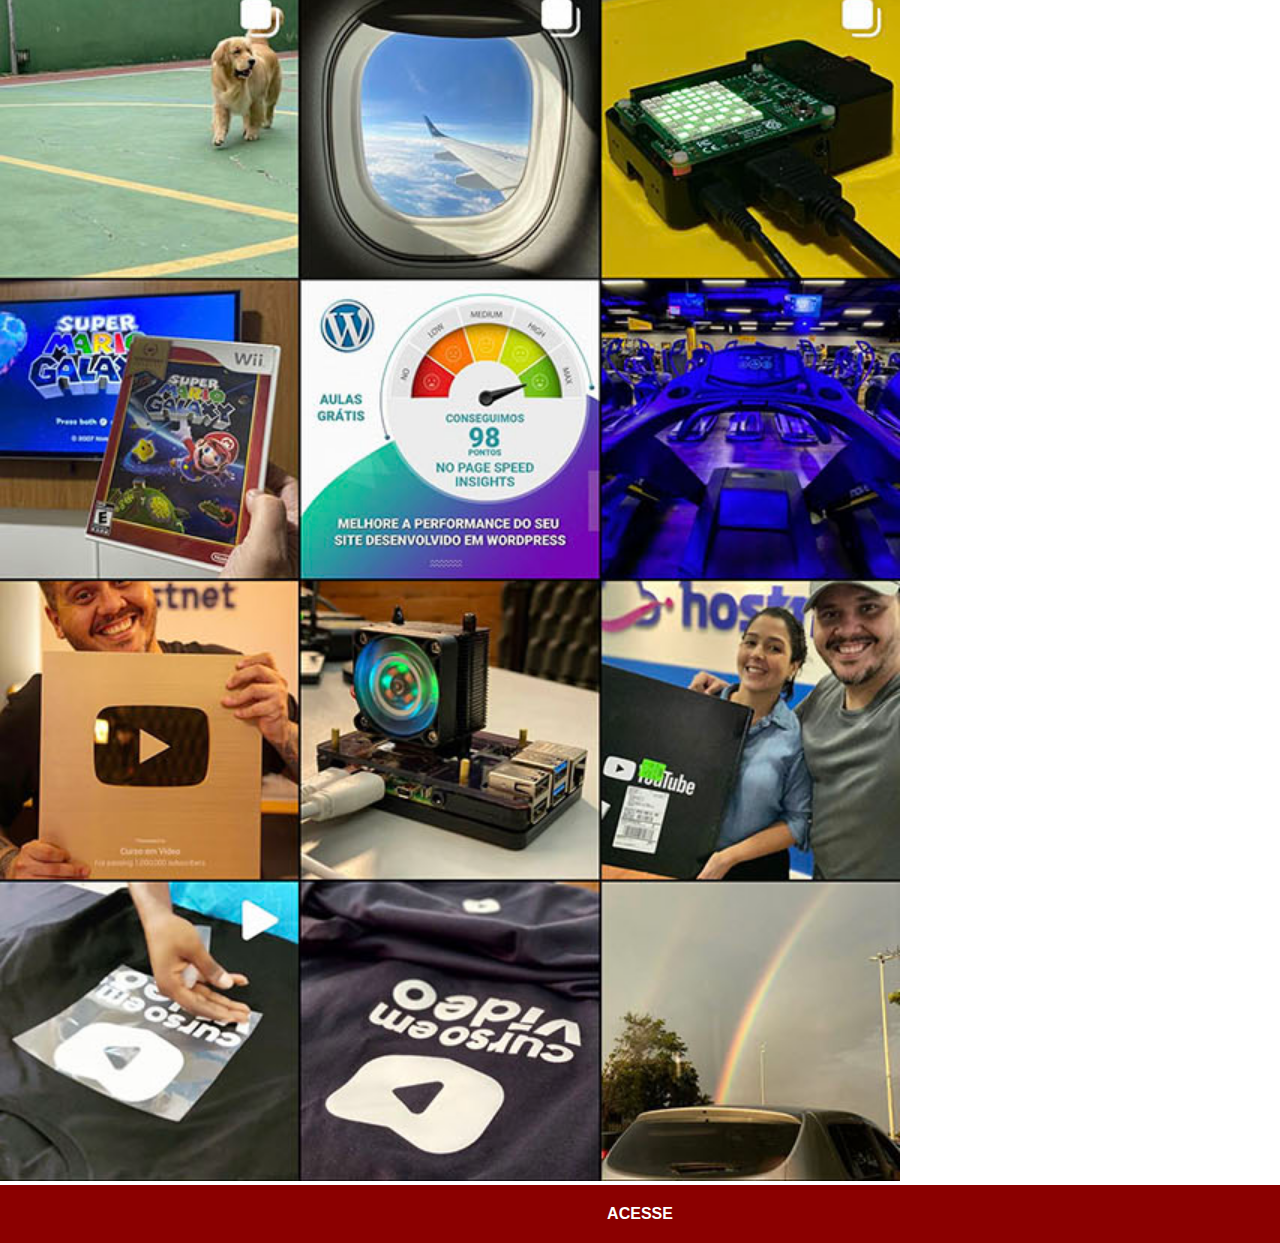
<file: intagram.html>
<!DOCTYPE html>
<html lang="pt-br">
<head>
    <meta charset="UTF-8">
    <meta name="viewport" content="width=device-width, initial-scale=1.0">
    <title>Instagram</title>
    <link rel="stylesheet" href="estilos/social.css">
</head>
<body>
    <img src="imagens/tela-instagram.jpg" alt="Instagram">
    <a href="https://www.instagram.com/gustavoguanabara" target="_blank">ACESSE</a>
</body>
</html>
</file>
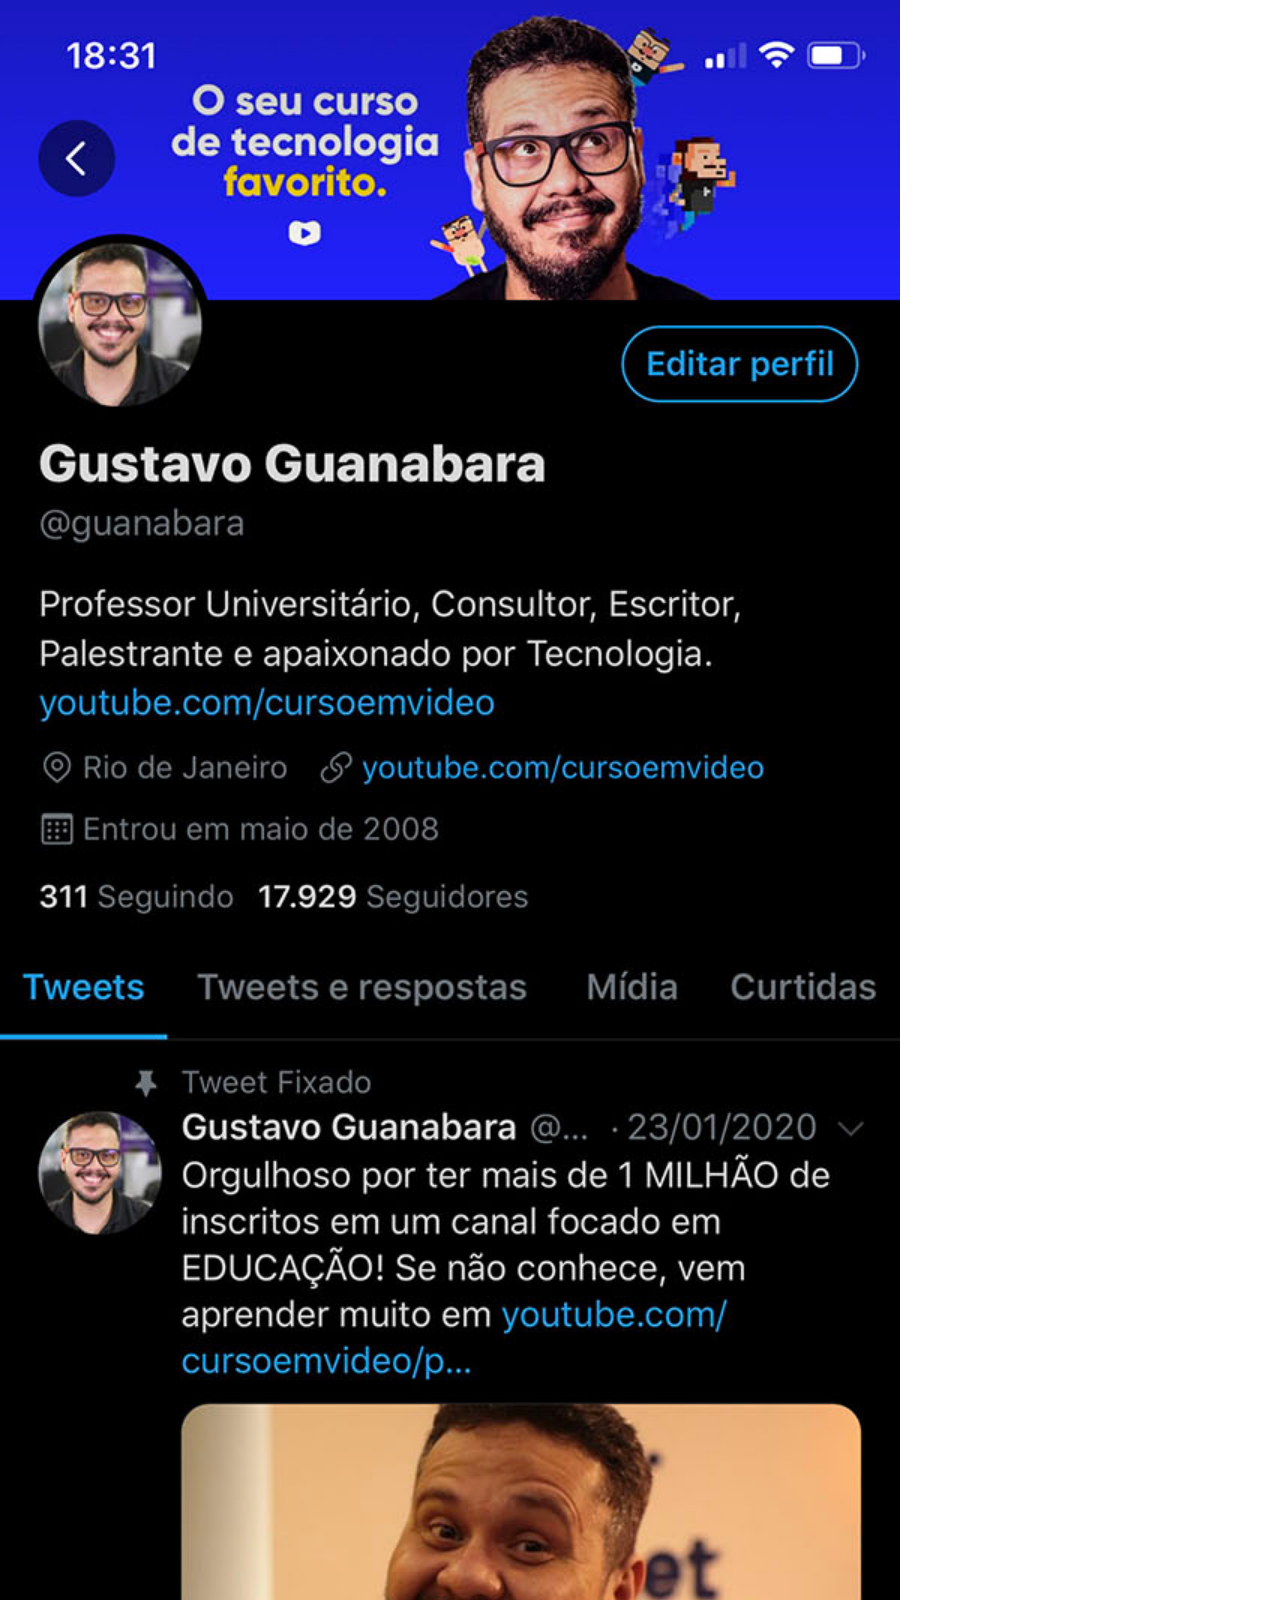
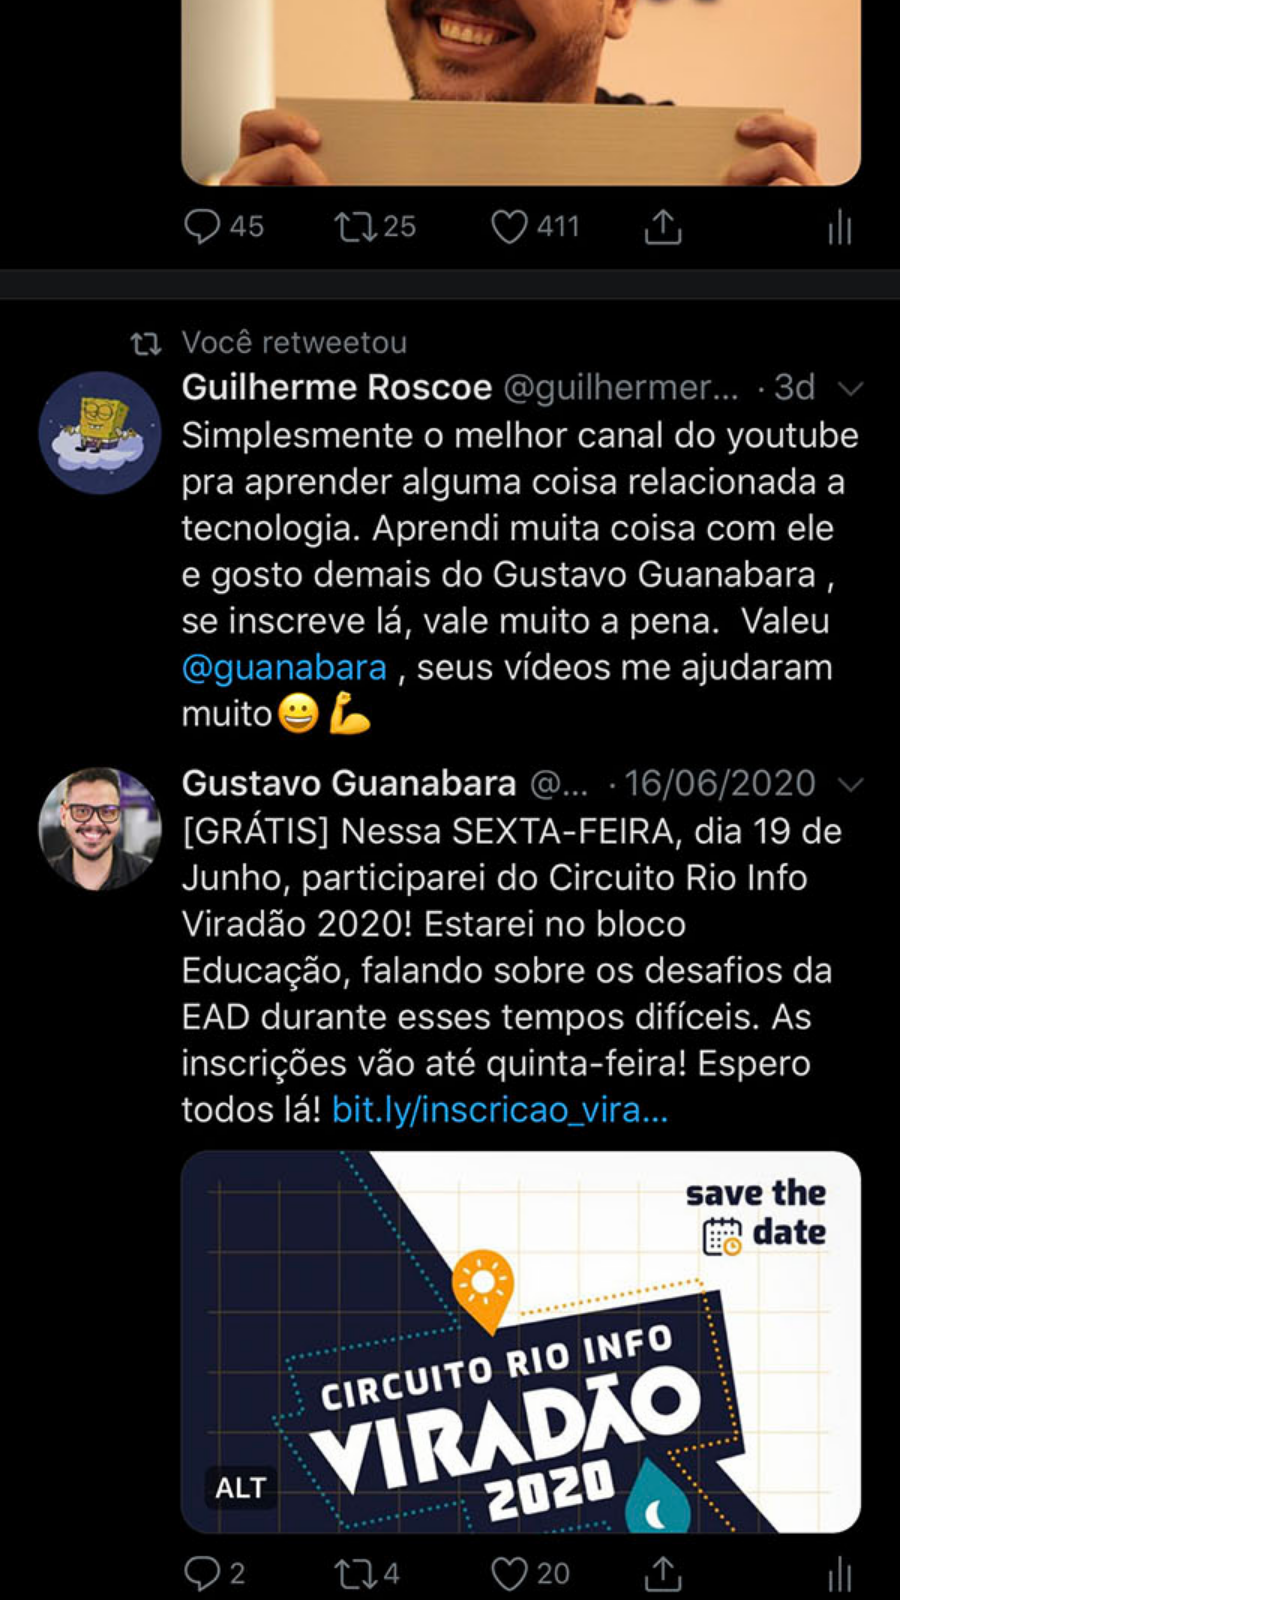
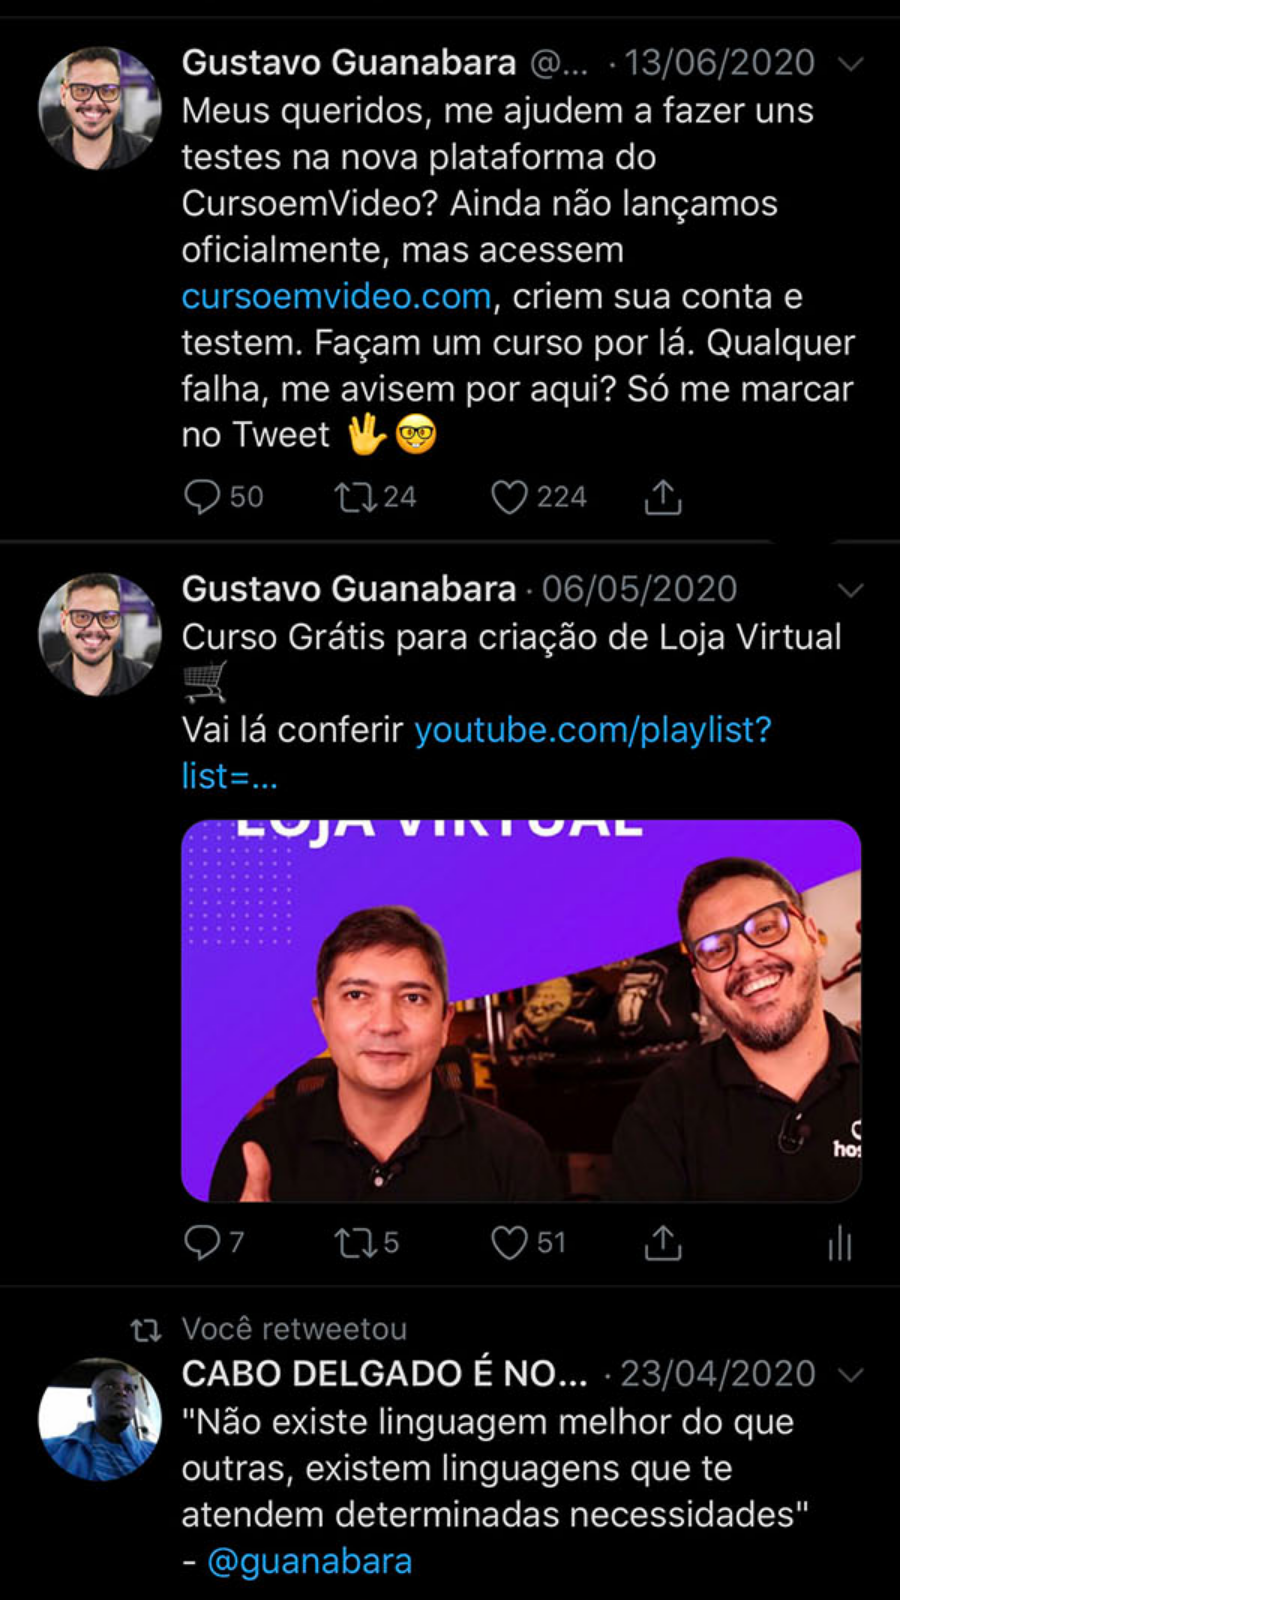
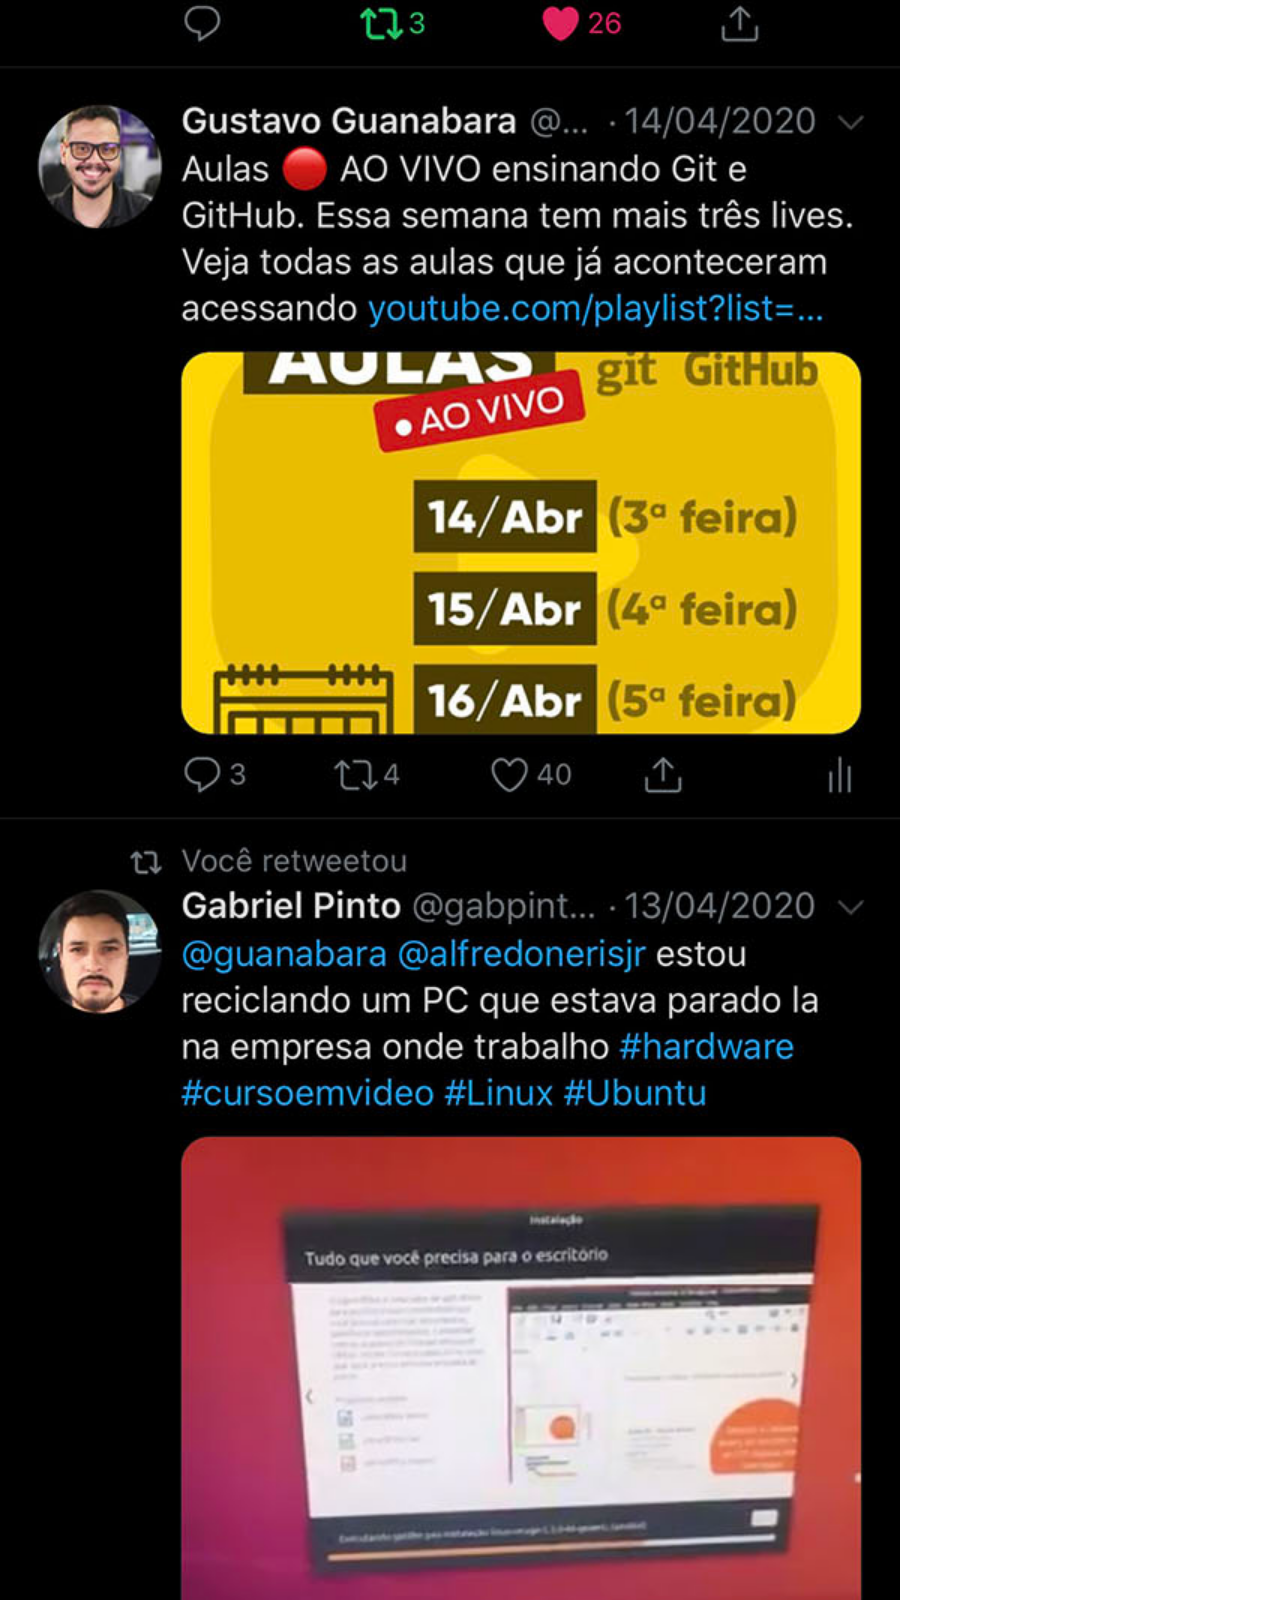
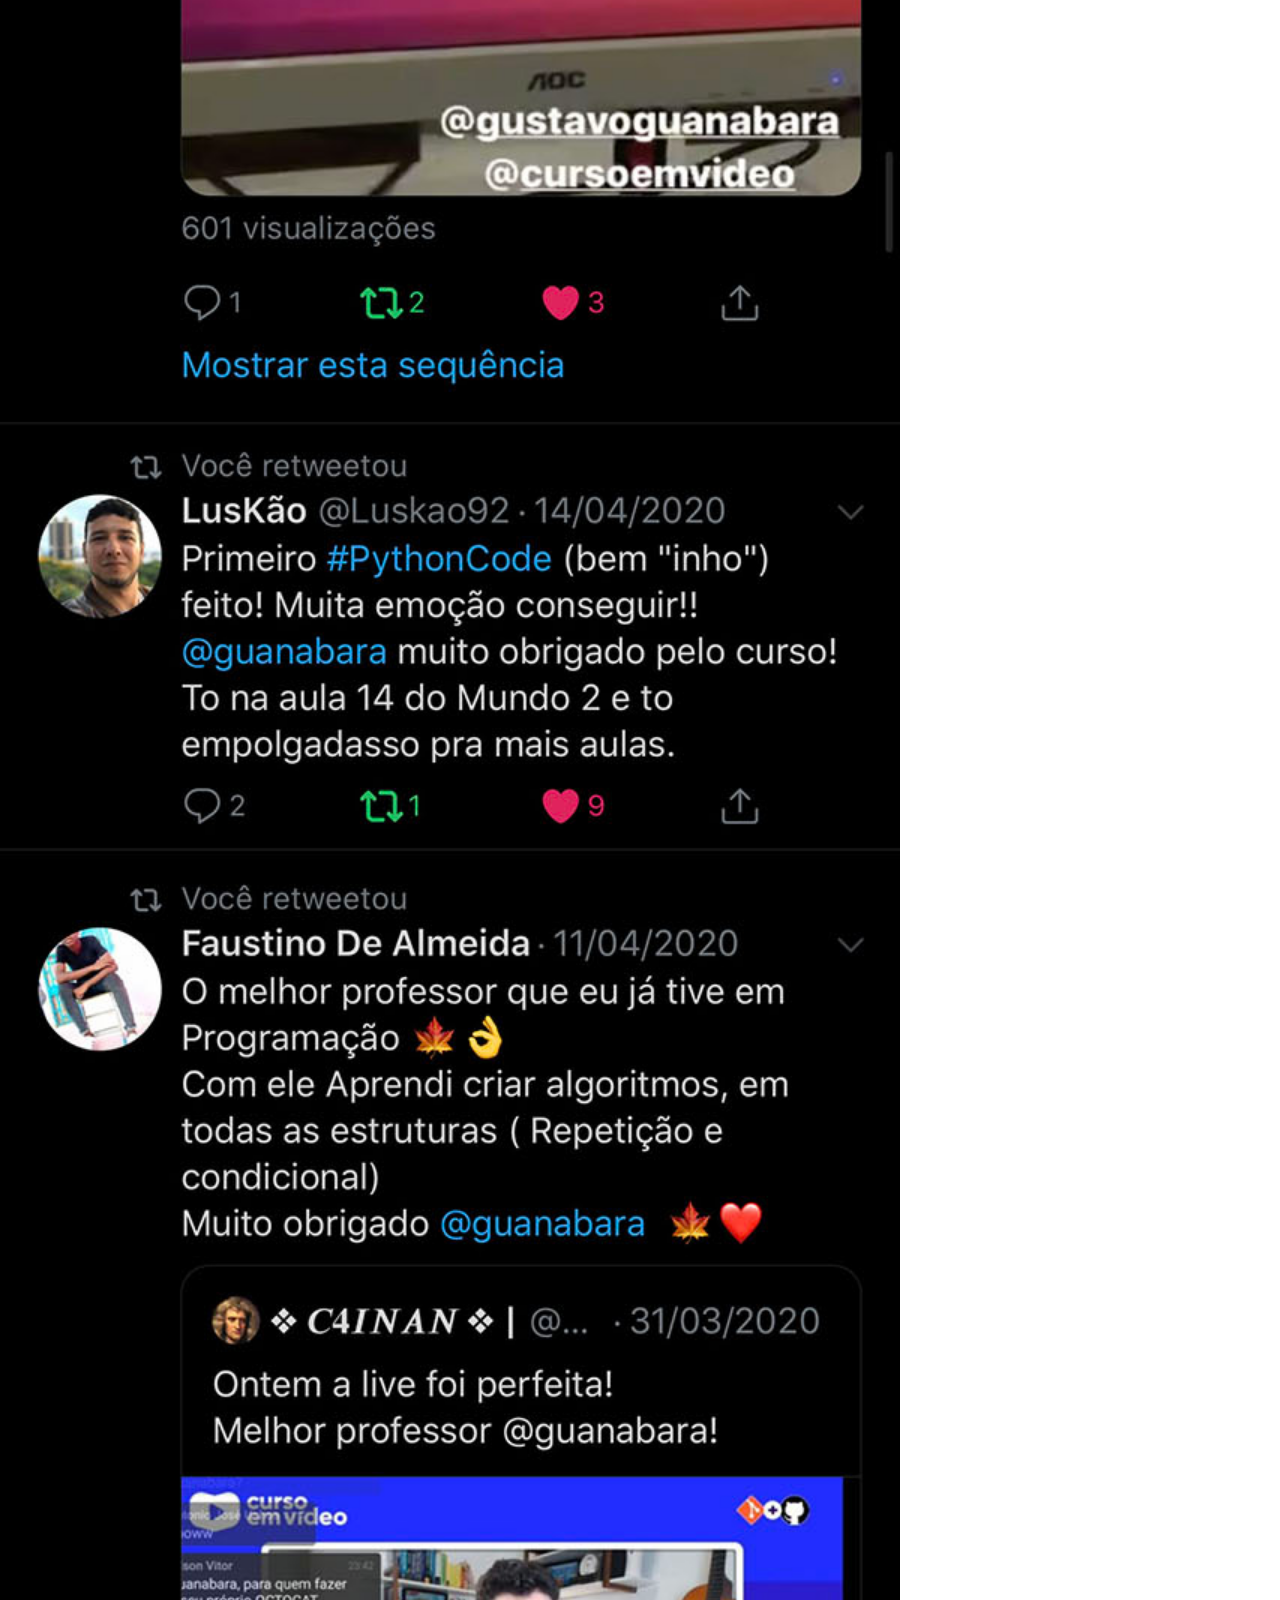
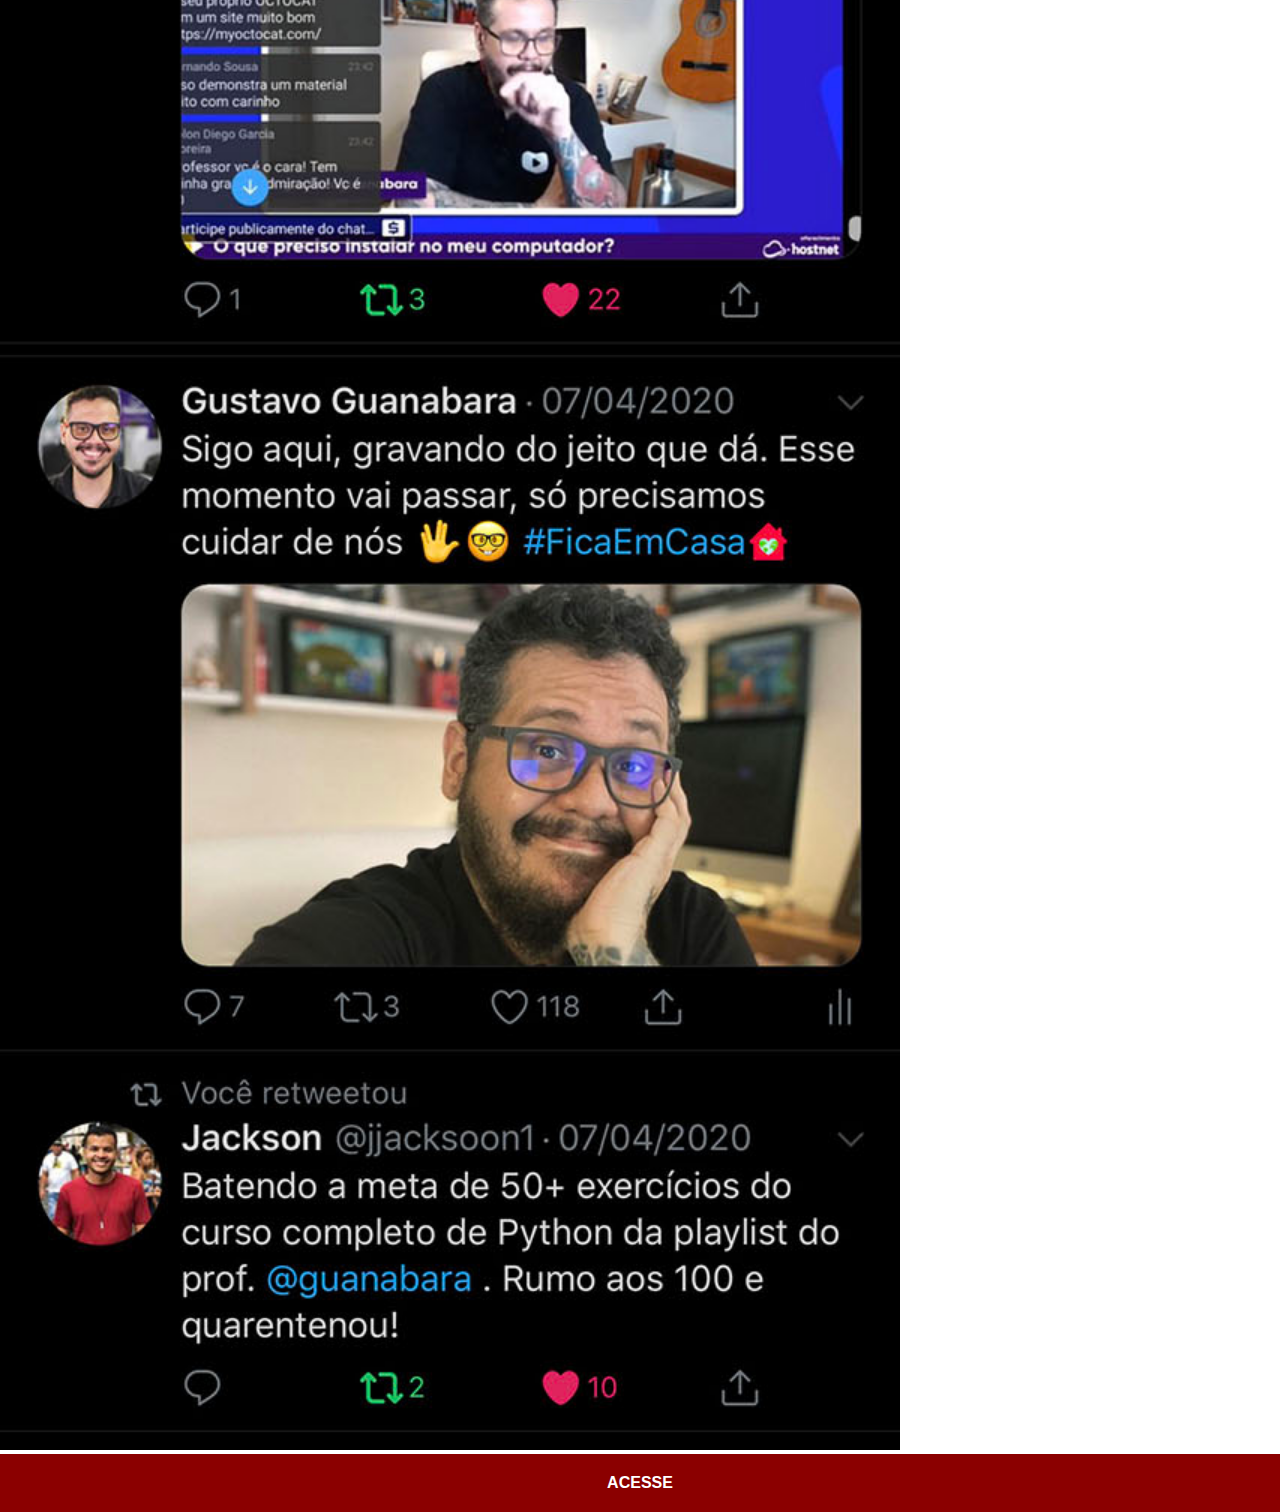
<file: twitter.html>
<!DOCTYPE html>
<html lang="pt-br">
<head>
    <meta charset="UTF-8">
    <meta name="viewport" content="width=device-width, initial-scale=1.0">
    <title>Twitter</title>
    <link rel="stylesheet" href="estilos/social.css">
</head>
<body>
    <img src="imagens/tela-twitter.jpg" alt="Twitter">
    <a href="https://www.youtube.com/c/CursoemV%C3%ADdeo/playlists" target="_blank">ACESSE</a>
</body>
</html>
</file>
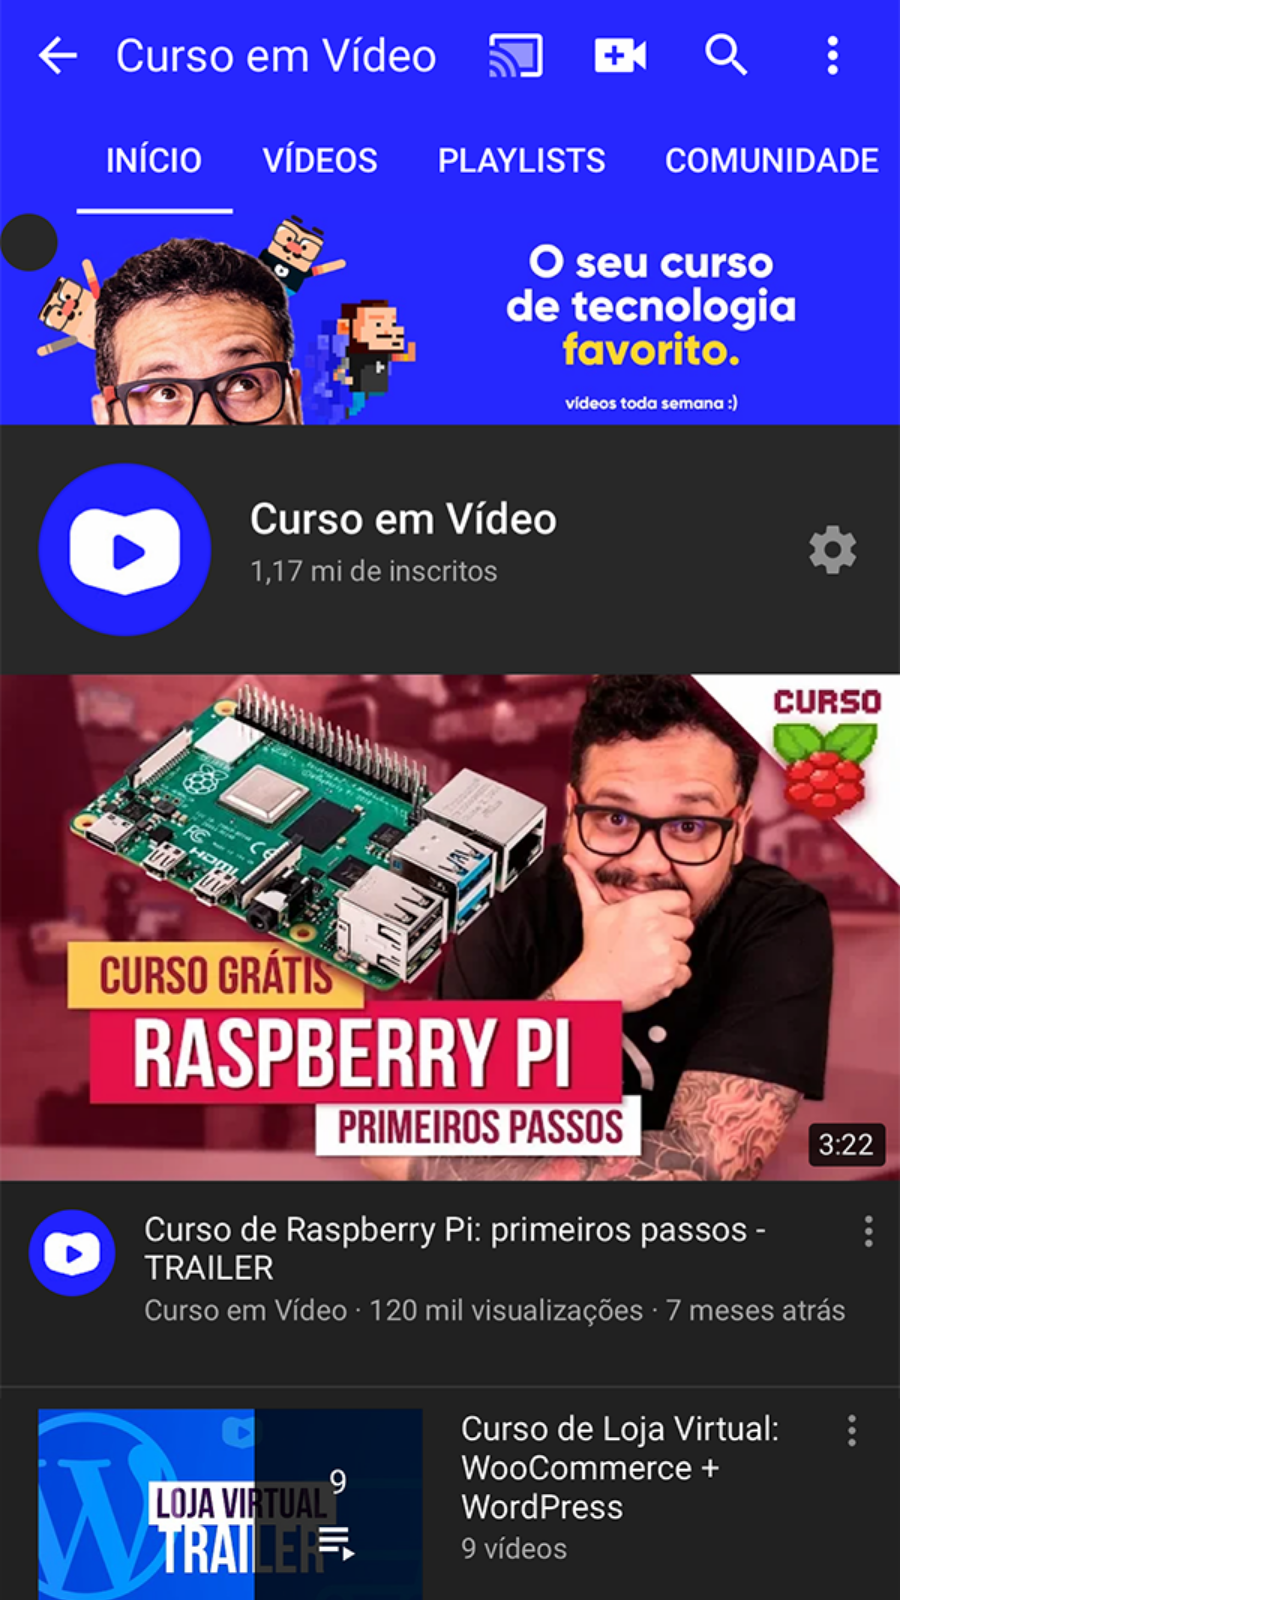
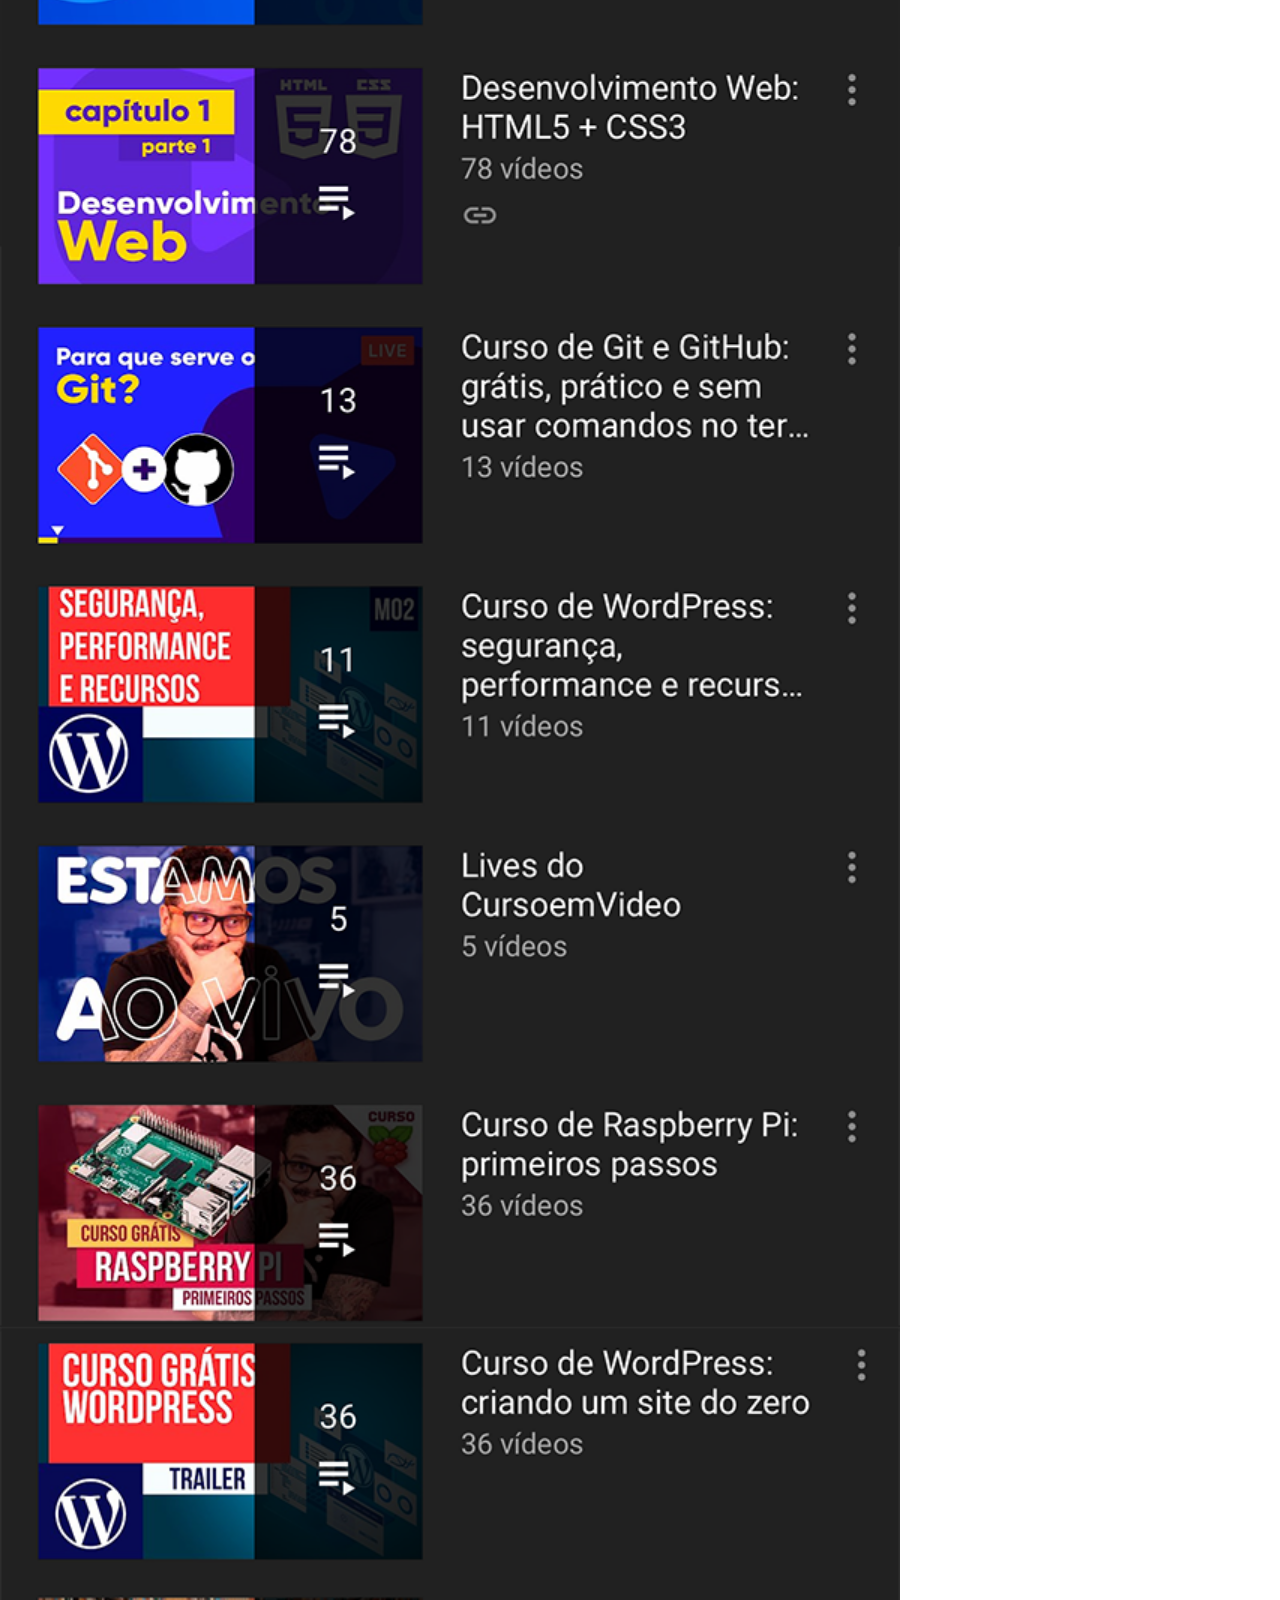
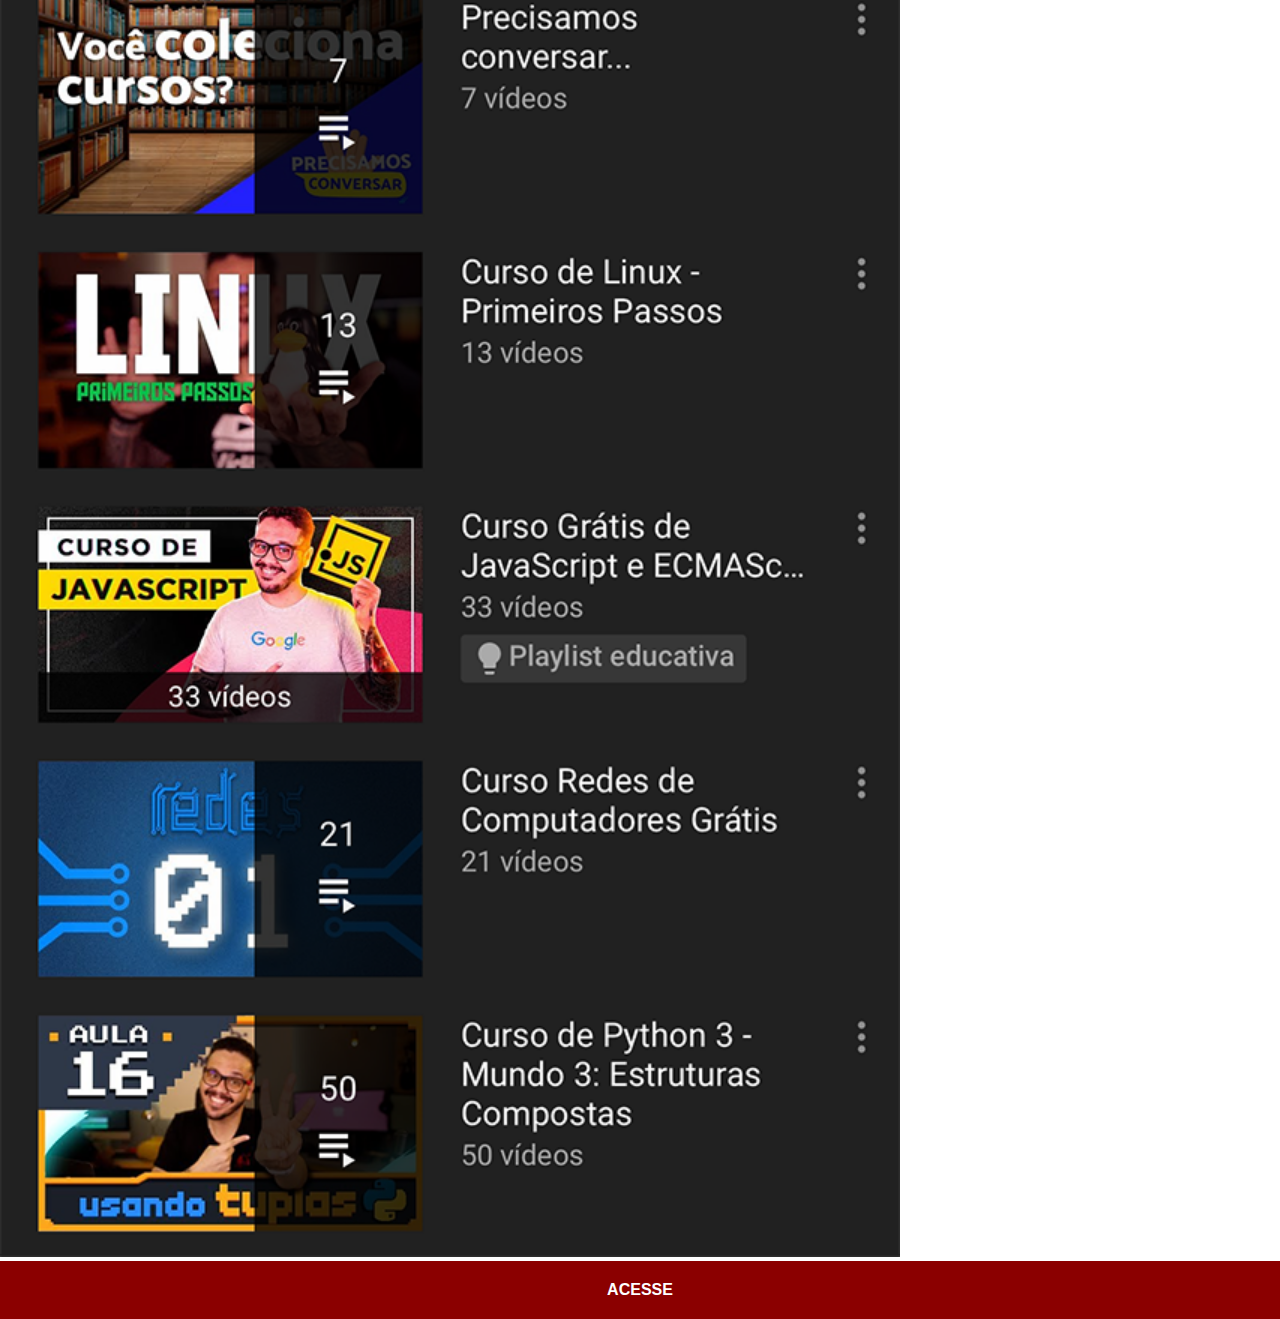
<file: youtube.html>
<!DOCTYPE html>
<html lang="pt-br">
<head>
    <meta charset="UTF-8">
    <meta name="viewport" content="width=device-width, initial-scale=1.0">
    <title>Youtube</title>
    <link rel="stylesheet" href="estilos/social.css">
</head>
<body>
    <img src="imagens/tela-youtube.png" alt="Youtube">
    <a href="https://www.youtube.com/c/CursoemV%C3%ADdeo/playlists" target="_blank">ACESSE</a>
</body>
</html>
</file>
<file: estilos/style.css>
@charset "UTF-8";

*{
    margin: 0px;
    padding: 0px;
    font-family: Arial, Helvetica, sans-serif;
}

html, body{
    height: 100vh;
    width: 100vw;
    background-color: black;
}
body{
    background: url('../imagens/fundo-madeira.jpg') no-repeat top center;
    background-size: cover;
    background-attachment: fixed;
}

main{
    height: 100vh;
    position: relative;
    
}

section#telefone{
    position: absolute;
    top: 50%;
    left: 50%;
    transform: translate(-50%, -50%);
    width: 311px;
    height: 627px;
    background: url('../imagens/frame-iphone.png') no-repeat;
}

iframe#tela{
    position: relative;
    top: 82px;
    left: 23px;
    width: 266px;
    height: 469px;
}

section#redes-sociais{
    text-align: right;
    padding-top: 15px;
}
section#redes-sociais img{
    width: 50px;
    height: 50px;
    margin: 10px;
    margin-right: 20px;
    border-radius: 50%;
    box-shadow: 2px 2px 5px rgba(0, 0, 0, 0.411);
    box-sizing: border-box;
}
section#redes-sociais img:hover{
    border: 2px solid rgba(255, 255, 255, 0);
    transform: translate(-3px, -3px);
    box-shadow: 5px 5px 10px rgba(0, 0, 0, 0.603);
    transition: transform .3s;
}
</file>
<file: estilos/social.css>
@charset "UTF-8";

*{
    margin: 0px;
    padding: 0px;
    font-family: Arial, Helvetica, sans-serif;
}
img{
    width: 100vh;

}
::-webkit-scrollbar{
    width: 0px;
    height: 0px;
}
a{
    display: block;
    background-color: darkred;
    color: white;
    padding: 20px;
    text-align: center;
    font-weight: bolder;
    text-decoration: none;
}
a:hover{
    background-color: red;
}
</file>
